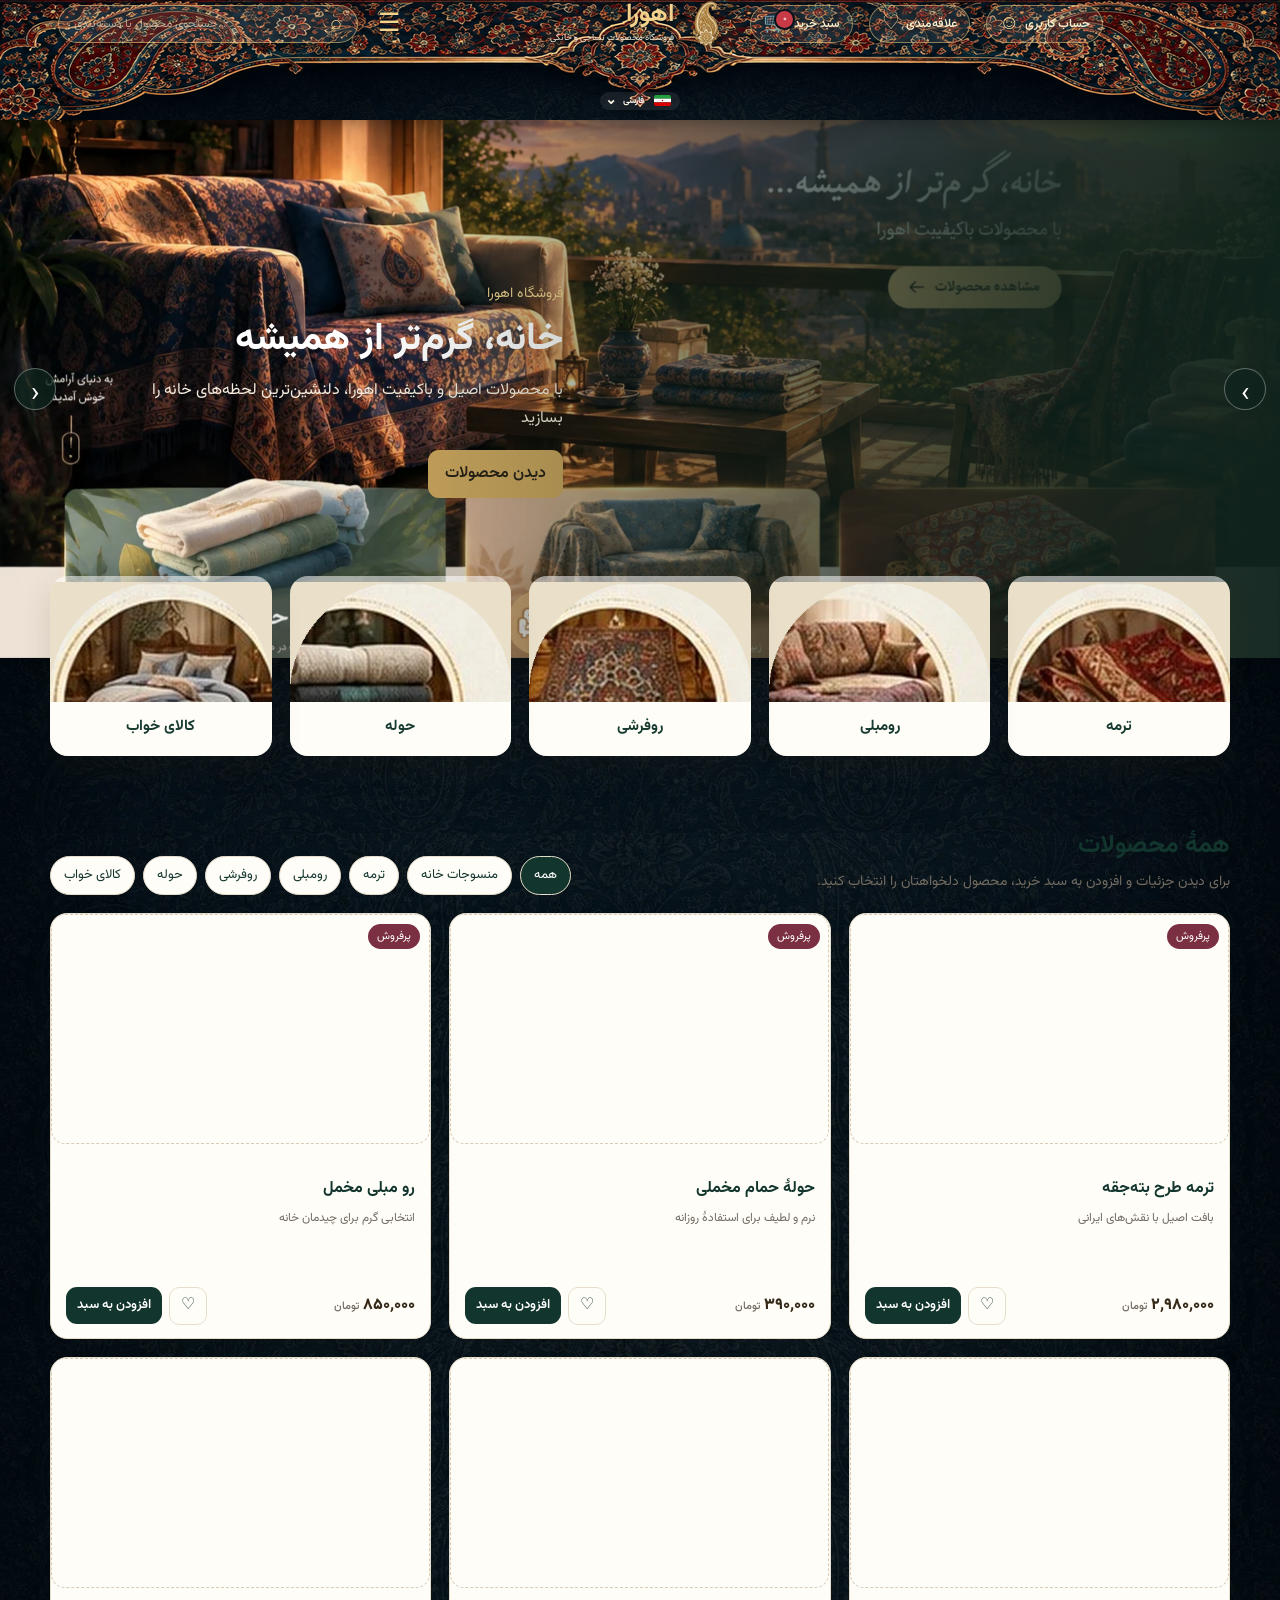
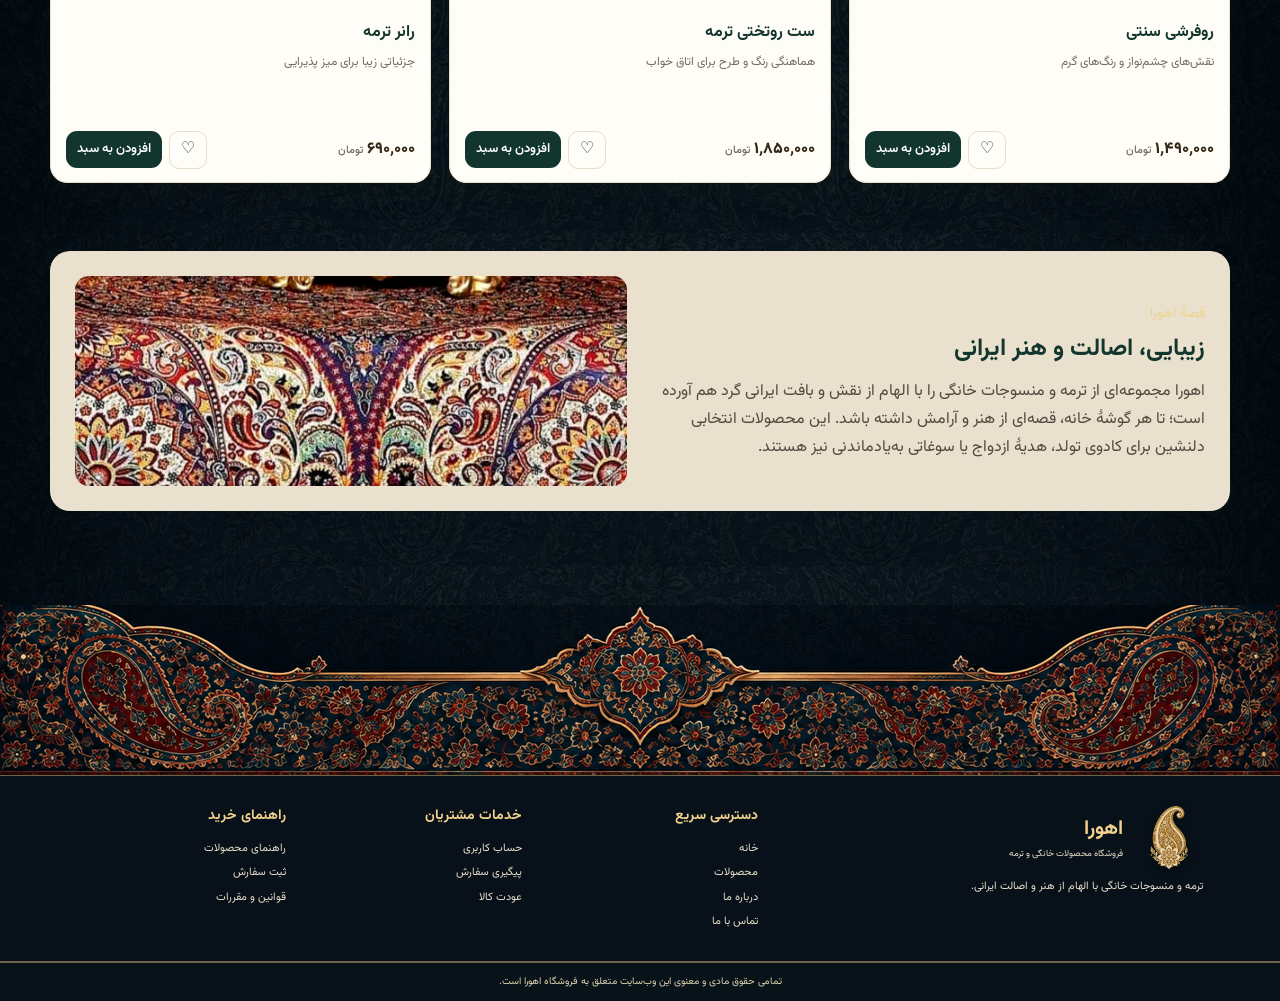
<file: index.html>
<!doctype html>
<html lang="fa" dir="rtl">
<head>
<meta charset="utf-8"><meta name="viewport" content="width=device-width,initial-scale=1">
<meta name="theme-color" content="#12352d"><meta name="description" content="خرید آنلاین ترمه، رومبلی، روفرشی، حوله و کالای خواب ایرانی از فروشگاه اهورا؛ محصولات اصیل، مناسب کادوی تولد و هدیهٔ به‌یادماندنی، با ارسال به سراسر ایران.">
<meta name="keywords" content="خرید ترمه، فروشگاه ترمه، رومبلی ترمه، روفرشی سنتی، حوله، کالای خواب ایرانی، کادو تولد، هدیه به یادماندنی، کادوی ازدواج، سوغات ایرانی، هدیه ترمه">
<link rel="canonical" href="https://mansojat-yazd.ir/"><link rel="alternate" hreflang="fa-IR" href="https://mansojat-yazd.ir/"><link rel="alternate" hreflang="ar" href="https://mansojat-yazd.ir/ar/">
<title>فروشگاه اهورا | خرید ترمه و منسوجات خانگی ایرانی</title><link rel="icon" type="image/webp" href="assets/ahura-logo.webp"><link rel="apple-touch-icon" href="assets/ahura-logo.webp"><meta property="og:image" content="assets/ahura-logo.webp"><meta name="twitter:card" content="summary_large_image"><meta name="twitter:image" content="assets/hero-yazd.webp"><link rel="stylesheet" href="assets/style.css"><link rel="stylesheet" href="assets/reference.css"><meta property="og:title" content="فروشگاه اهورا | ترمه و منسوجات خانگی"><meta property="og:description" content="زیبایی و اصالت هنر ایرانی در خانهٔ شما؛ انتخابی اصیل برای کادوی تولد و هدیهٔ به‌یادماندنی"><meta property="og:type" content="website">
<script type="application/ld+json">{"@context":"https://schema.org","@type":"Store","name":"فروشگاه اهورا","url":"https://mansojat-yazd.ir/","logo":"https://mansojat-yazd.ir/assets/ahura-logo.webp","image":["https://mansojat-yazd.ir/assets/hero-clean.webp","https://mansojat-yazd.ir/assets/product-photo-1.webp","https://mansojat-yazd.ir/assets/product-photo-2.webp","https://mansojat-yazd.ir/assets/product-photo-3.webp","https://mansojat-yazd.ir/assets/product-photo-4.webp","https://mansojat-yazd.ir/assets/product-photo-5.webp","https://mansojat-yazd.ir/assets/product-photo-6.webp"],"description":"فروشگاه ترمه و منسوجات خانگی ایرانی"}</script>
<script type="application/ld+json">{"@context":"https://schema.org","@type":"ItemList","name":"فهرست محصولات","itemListElement":[{"@type":"ListItem","position":1,"item":{"@type":"Product","name":"ترمه طرح بته‌جقه","description":"پارچه ترمه با نقش بته‌جقه"}},{"@type":"ListItem","position":2,"item":{"@type":"Product","name":"حولهٔ حمام مخملی","description":"حوله‌های حمام مخملی"}},{"@type":"ListItem","position":3,"item":{"@type":"Product","name":"رو مبلی مخمل","description":"رو مبلی مخمل با طرح ترمه"}},{"@type":"ListItem","position":4,"item":{"@type":"Product","name":"روفرشی سنتی","description":"روفرشی با طرح سنتی"}},{"@type":"ListItem","position":5,"item":{"@type":"Product","name":"ست روتختی ترمه","description":"ست روتختی ترمه"}},{"@type":"ListItem","position":6,"item":{"@type":"Product","name":"رانر ترمه","description":"رانر ترمه روی میز"}}]}</script>
</head>
<body data-lang="fa">
<header class="reference-header" aria-label="سربرگ فروشگاه اهورا">
  <div class="reference-header-frame reference-header-frame-top" aria-hidden="true"></div>
  <div class="reference-header-inner">
    <div class="reference-header-left">
      <a class="header-icon-link" href="account.html#cart" aria-label="سبد خرید"><span class="header-icon-glyph">🛒<span id="cartCount" class="count">۰</span></span><span class="header-icon-label">سبد خرید</span></a>
      <a class="header-icon-link" href="account.html#favorites" aria-label="علاقه‌مندی‌ها"><span class="header-icon-glyph">♡</span><span class="header-icon-label">علاقه‌مندی</span></a>
      <a class="header-icon-link" href="account.html" aria-label="حساب کاربری"><span class="header-icon-glyph">☺</span><span class="header-icon-label">حساب کاربری</span></a>
    </div>
    <a class="reference-brand" href="#home" aria-label="صفحه اصلی اهورا"><img src="assets/ahura-logo.webp" alt="لوگوی اهورا"><span><strong>اهورا</strong><small>فروشگاه محصولات نساجی و خانگی</small></span></a>
    <div class="reference-header-right">
      <form class="reference-search" id="searchForm" role="search"><input id="searchInput" aria-label="جستجوی محصولات" placeholder="جستجوی محصول…"><button aria-label="جستجو">⌕</button></form>
      <button class="header-menu-button" id="headerMenuButton" type="button" aria-label="باز کردن منو" aria-expanded="false">☰</button>
    </div>
    <div class="language-switcher reference-language-switcher" aria-label="انتخاب زبان"><button class="language-trigger reference-language-trigger" type="button" aria-haspopup="true" aria-expanded="false"><img class="flag-icon" src="assets/flag-iran.svg" alt="پرچم ایران"><span>فارسی</span><span class="language-chevron" aria-hidden="true">⌄</span></button><div class="language-menu" role="menu"><a href="index.html" role="menuitem" lang="fa"><img class="flag-icon" src="assets/flag-iran.svg" alt="پرچم ایران"> فارسی</a><a href="ar/index.html" role="menuitem" lang="ar"><img class="flag-icon" src="assets/flag-saudi.svg" alt="پرچم عربستان"> العربية</a></div></div>
    <nav class="reference-nav" id="referenceNav" aria-label="منوی اصلی"><a href="#home">خانه</a><a href="#categories">دسته‌بندی‌ها</a><a href="#products">محصولات</a><a href="#about">درباره ما</a><a href="blog.html">وبلاگ</a></nav>
  </div>
  <div class="reference-header-frame reference-header-frame-bottom" aria-hidden="true"></div>
</header>
<main id="home" class="container">
<section class="hero hero-slider" id="heroSlider" aria-label="بنرهای فروشگاه"><div id="heroSlides"></div><button class="hero-arrow hero-prev" id="heroPrev" type="button" aria-label="بنر قبلی">‹</button><button class="hero-arrow hero-next" id="heroNext" type="button" aria-label="بنر بعدی">›</button><div class="hero-dots" id="heroDots" aria-label="انتخاب بنر"></div></section><div id="siteAnnouncement" class="site-announcement" hidden></div>
<section class="section" id="categories"><div class="section-head"><div><h2>دسته‌بندی محصولات</h2><p>آنچه خانه‌تان را گرم‌تر و زیباتر می‌کند</p></div></div><div class="category-grid">
<a class="category-card" href="#products" data-category-link="termeh"><span class="category-icon">✺</span><strong>ترمه</strong></a><a class="category-card" href="#products" data-category-link="upholstery"><span class="category-icon">▤</span><strong>رومبلی</strong></a><a class="category-card" href="#products" data-category-link="carpet"><span class="category-icon">▧</span><strong>روفرشی</strong></a><a class="category-card" href="#products" data-category-link="towel"><span class="category-icon">▦</span><strong>حوله</strong></a><a class="category-card" href="#products" data-category-link="bedding"><span class="category-icon">⌂</span><strong>کالای خواب</strong></a></div></section>

<section class="section" id="products"><div class="section-head"><div><h2>همهٔ محصولات</h2><p>برای دیدن جزئیات و افزودن به سبد خرید، محصول دلخواهتان را انتخاب کنید.</p></div><div class="chips" aria-label="فیلتر محصولات"><button class="chip active" data-filter="all">همه</button><button class="chip" data-filter="termeh">ترمه</button><button class="chip" data-filter="home">منسوجات خانه</button></div></div><div class="products-grid" id="productGrid">
<article class="product" id="product-termeh" data-product="termeh" data-category="termeh" data-best="true"><span class="badge">پرفروش</span><a href="#product-termeh"><img class="product-photo" src="assets/product-photo-1.webp" alt="پارچهٔ ترمه با نقش بته‌جقه" width="195" height="118" loading="lazy"><div class="product-content"><h3>ترمه طرح بته‌جقه</h3><p class="product-desc">بافت اصیل با نقش‌های ایرانی</p></div></a><div class="product-content product-bottom"><span class="price">۲٬۹۸۰٬۰۰۰ <small>تومان</small></span><div class="product-actions"><button class="icon-btn favorite" data-favorite="termeh" aria-label="علاقه‌مندی">♡</button><button class="btn small add-cart" data-id="termeh">افزودن به سبد</button></div></div></article>
<article class="product" id="product-towel" data-product="towel" data-category="towel"><a href="#product-towel"><img class="product-photo" src="assets/product-photo-2.webp" alt="حوله‌های حمام مخملی" width="195" height="118" loading="lazy"><div class="product-content"><h3>حولهٔ حمام مخملی</h3><p class="product-desc">نرم و لطیف برای استفادهٔ روزانه</p></div></a><div class="product-content product-bottom"><span class="price">۳۹۰٬۰۰۰ <small>تومان</small></span><div class="product-actions"><button class="icon-btn favorite" data-favorite="towel" aria-label="علاقه‌مندی">♡</button><button class="btn small add-cart" data-id="towel">افزودن به سبد</button></div></div></article>
<article class="product" id="product-upholstery" data-product="upholstery" data-category="upholstery" data-best="true"><a href="#product-upholstery"><img class="product-photo" src="assets/product-photo-3.webp" alt="رو مبلی مخمل با طرح ترمه" width="195" height="118" loading="lazy"><div class="product-content"><h3>رو مبلی مخمل</h3><p class="product-desc">انتخابی گرم برای چیدمان خانه</p></div></a><div class="product-content product-bottom"><span class="price">۸۵۰٬۰۰۰ <small>تومان</small></span><div class="product-actions"><button class="icon-btn favorite" data-favorite="upholstery" aria-label="علاقه‌مندی">♡</button><button class="btn small add-cart" data-id="upholstery">افزودن به سبد</button></div></div></article>
<article class="product" id="product-carpet" data-product="carpet" data-category="carpet"><a href="#product-carpet"><img class="product-photo" src="assets/product-photo-4.webp" alt="روفرشی با طرح سنتی" width="195" height="118" loading="lazy"><div class="product-content"><h3>روفرشی سنتی</h3><p class="product-desc">نقش‌های چشم‌نواز و رنگ‌های گرم</p></div></a><div class="product-content product-bottom"><span class="price">۱٬۴۹۰٬۰۰۰ <small>تومان</small></span><div class="product-actions"><button class="icon-btn favorite" data-favorite="carpet" aria-label="علاقه‌مندی">♡</button><button class="btn small add-cart" data-id="carpet">افزودن به سبد</button></div></div></article>
<article class="product" id="product-bedding" data-product="bedding" data-category="bedding"><a href="#product-bedding"><img class="product-photo" src="assets/product-photo-5.webp" alt="ست روتختی ترمه" width="195" height="118" loading="lazy"><div class="product-content"><h3>ست روتختی ترمه</h3><p class="product-desc">هماهنگی رنگ و طرح برای اتاق خواب</p></div></a><div class="product-content product-bottom"><span class="price">۱٬۸۵۰٬۰۰۰ <small>تومان</small></span><div class="product-actions"><button class="icon-btn favorite" data-favorite="bedding" aria-label="علاقه‌مندی">♡</button><button class="btn small add-cart" data-id="bedding">افزودن به سبد</button></div></div></article>
<article class="product" id="product-runner" data-product="runner" data-category="runner"><a href="#product-runner"><img class="product-photo" src="assets/product-photo-6.webp" alt="رانر ترمه روی میز" width="195" height="118" loading="lazy"><div class="product-content"><h3>رانر ترمه</h3><p class="product-desc">جزئیاتی زیبا برای میز پذیرایی</p></div></a><div class="product-content product-bottom"><span class="price">۶۹۰٬۰۰۰ <small>تومان</small></span><div class="product-actions"><button class="icon-btn favorite" data-favorite="runner" aria-label="علاقه‌مندی">♡</button><button class="btn small add-cart" data-id="runner">افزودن به سبد</button></div></div></article>
</div><p id="noResults" class="empty-state" hidden>محصولی با این جستجو پیدا نشد.</p></section>

<section class="section" id="about"><div class="about-box"><div><span class="eyebrow">قصهٔ اهورا</span><h2>زیبایی، اصالت و هنر ایرانی</h2><p>اهورا مجموعه‌ای از ترمه و منسوجات خانگی را با الهام از نقش و بافت ایرانی گرد هم آورده است؛ تا هر گوشهٔ خانه، قصه‌ای از هنر و آرامش داشته باشد. این محصولات انتخابی دلنشین برای کادوی تولد، هدیهٔ ازدواج یا سوغاتی به‌یادماندنی نیز هستند.</p></div><img src="assets/termeh-reference.webp" alt="نقش و بافت اصیل پارچهٔ ترمه" loading="lazy"></div></section>
</main>
<footer id="contact" class="reference-footer"><div class="footer-clean"><div><a class="footer-brand" href="#home"><img src="assets/ahura-logo.webp" alt="لوگوی اهورا"><span><strong>اهورا</strong><small>فروشگاه محصولات خانگی و ترمه</small></span></a><p>ترمه و منسوجات خانگی با الهام از هنر و اصالت ایرانی.</p><div id="siteSocialLinks" class="blog-social-links"></div></div><div><h3>دسترسی سریع</h3><a href="#home">خانه</a><a href="#products">محصولات</a><a href="#about">درباره ما</a><a href="#contact">تماس با ما</a></div><div><h3>خدمات مشتریان</h3><a href="account.html">حساب کاربری</a><a href="account.html#orders">پیگیری سفارش</a><a href="account.html#wallet">عودت کالا</a></div><div><h3>راهنمای خرید</h3><a href="#products">راهنمای محصولات</a><a href="account.html#cart">ثبت سفارش</a><a href="account.html#wallet">قوانین و مقررات</a></div></div><div class="gold-line">تمامی حقوق مادی و معنوی این وب‌سایت متعلق به فروشگاه اهورا است.</div></footer>
<div id="genericModal"></div><div id="toast" class="toast" role="status" aria-live="polite"></div><script type="module" src="assets/app.js"></script>
</body></html>
</file>
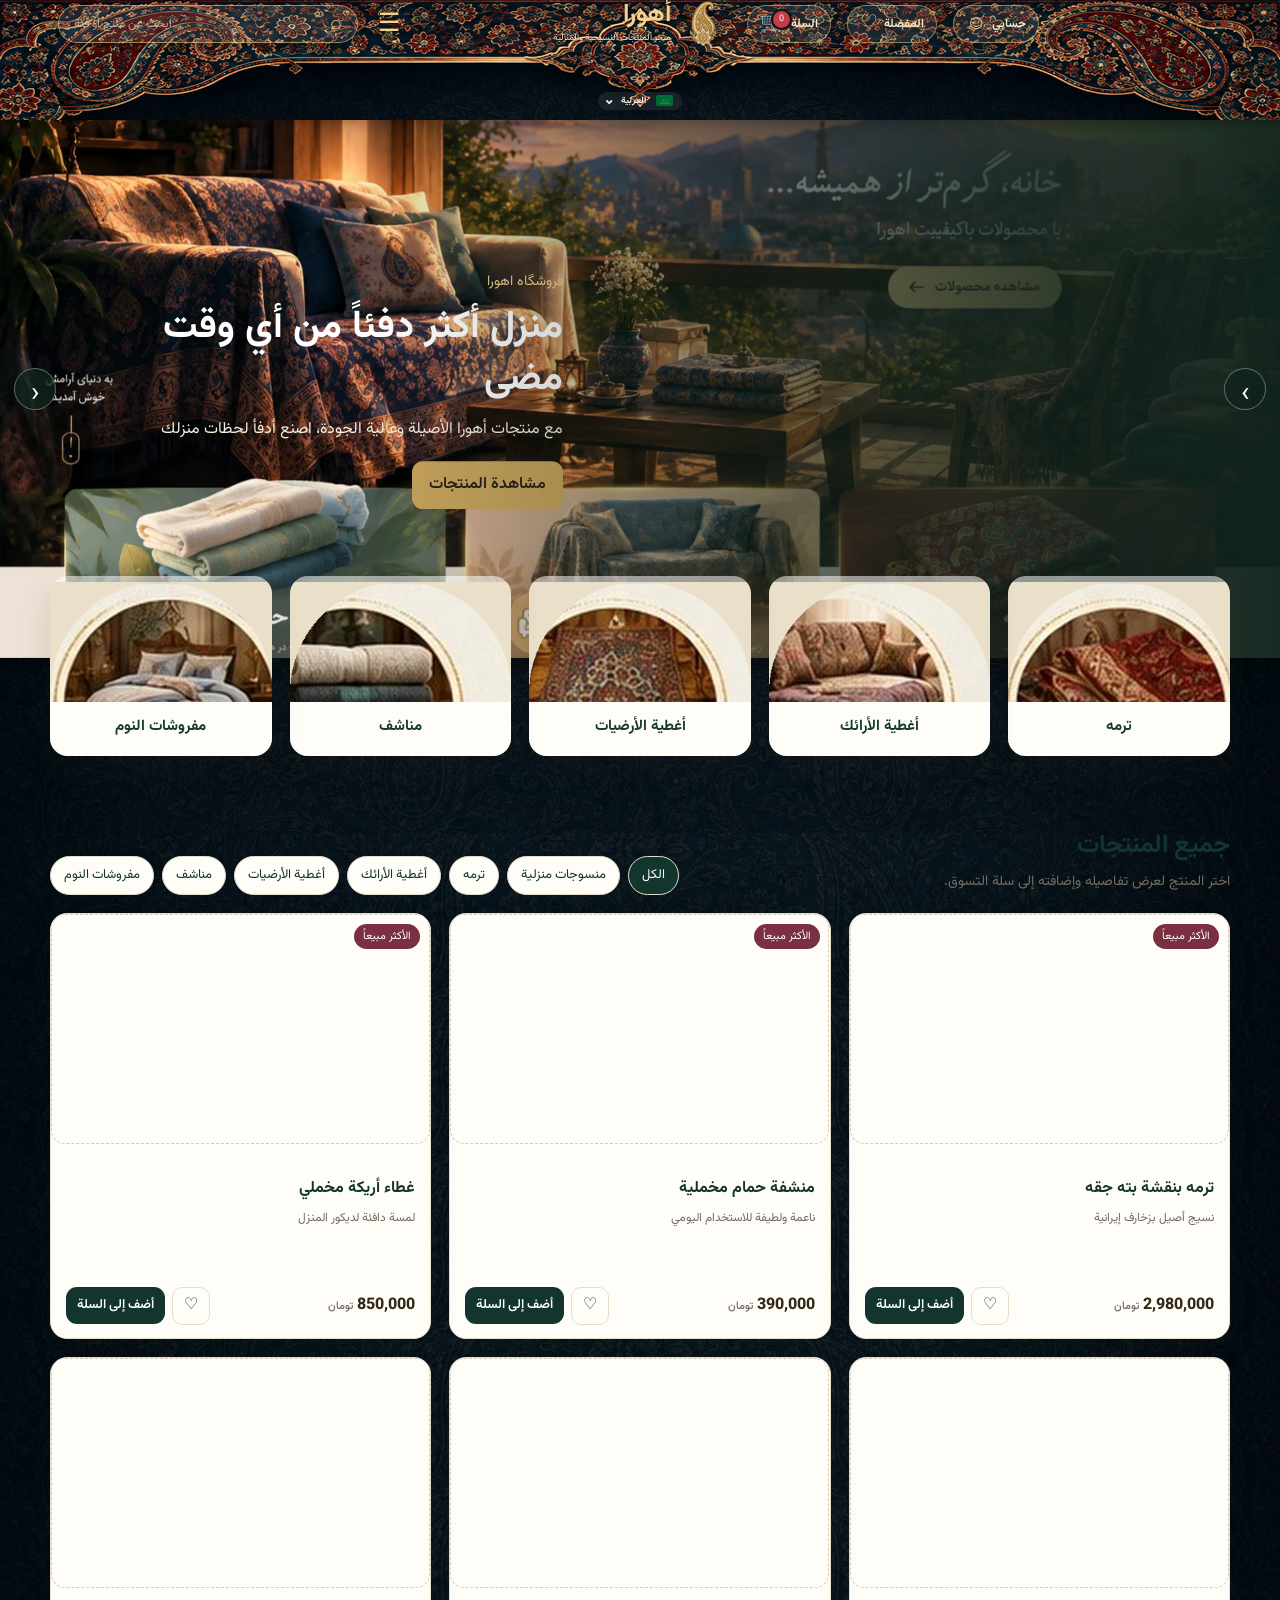
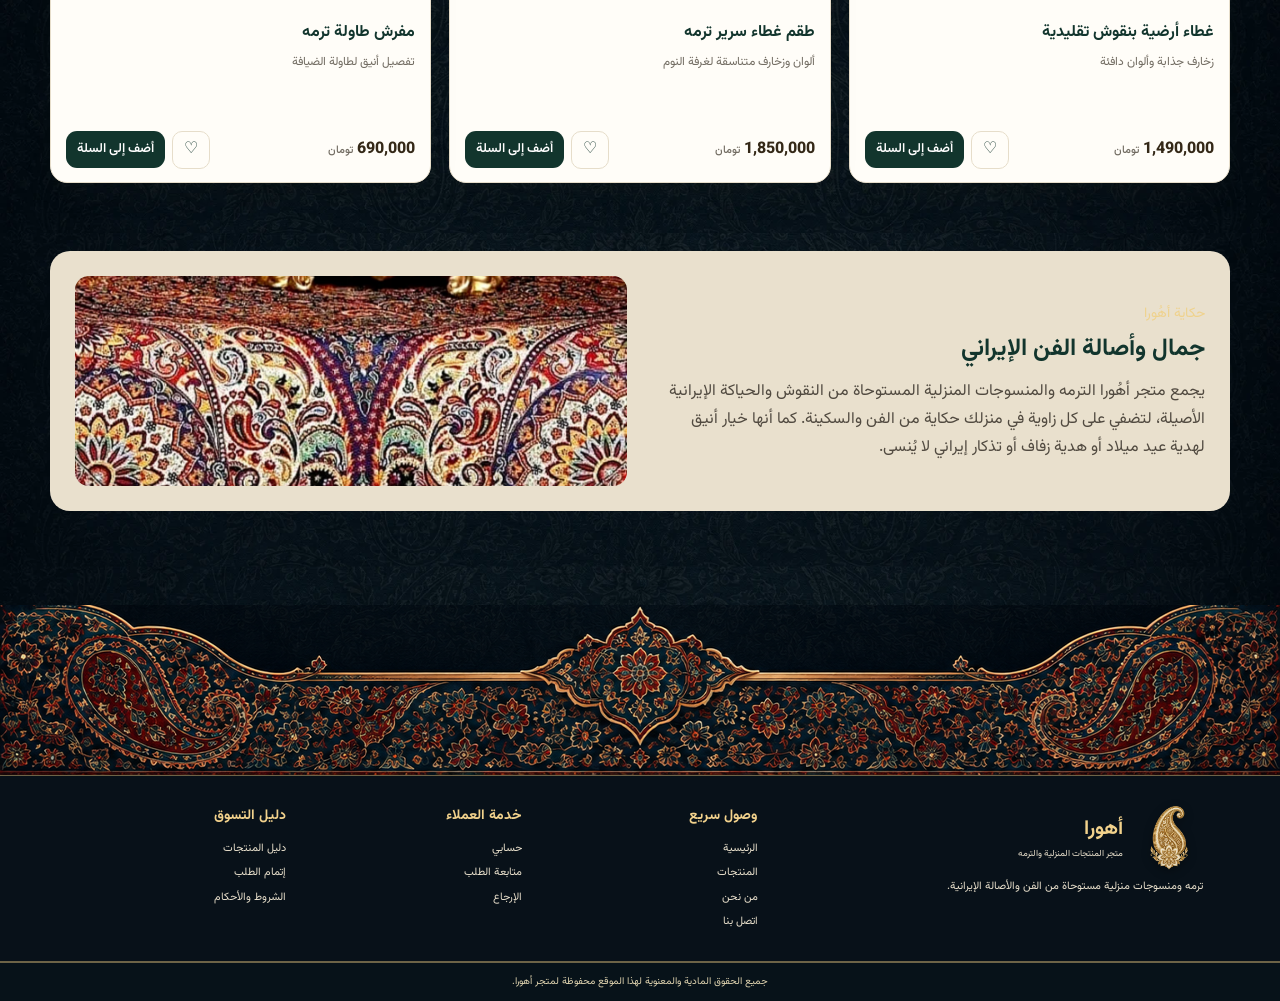
<file: ar/index.html>
<!doctype html><html lang="ar" dir="rtl"><head><meta charset="utf-8"><meta name="viewport" content="width=device-width,initial-scale=1"><meta name="theme-color" content="#12352d"><meta name="description" content="تسوق الترمه والمنسوجات المنزلية الإيرانية من متجر أهورا. أغطية الأرائك، أغطية الأرضيات، المناشف ومفروشات النوم بتصاميم أصيلة، خيار مثالي لهدية عيد ميلاد أو تذكار لا يُنسى."><meta name="keywords" content="شراء ترمه، متجر ترمه، منسوجات منزلية إيرانية، غطاء أريكة، منشفة، غطاء سرير، هدية عيد ميلاد، هدية تذكارية، هدية زفاف، تذكار إيراني"><link rel="canonical" href="https://mansojat-yazd.ir/ar/"><link rel="alternate" hreflang="fa-IR" href="https://mansojat-yazd.ir/"><link rel="alternate" hreflang="ar" href="https://mansojat-yazd.ir/ar/"><title>متجر أهورا | ترمه ومنسوجات منزلية إيرانية</title><link rel="icon" type="image/webp" href="../assets/ahura-logo.webp"><link rel="apple-touch-icon" href="../assets/ahura-logo.webp"><meta property="og:image" content="../assets/ahura-logo.webp"><meta name="twitter:card" content="summary_large_image"><meta name="twitter:image" content="../assets/hero-yazd.webp"><link rel="stylesheet" href="../assets/style.css"><link rel="stylesheet" href="../assets/reference.css"><meta property="og:title" content="متجر أهورا | ترمه ومنسوجات منزلية"><meta property="og:description" content="جمال وأصالة الفن الإيراني في منزلك؛ خيار أصيل لهدية عيد ميلاد وتذكار لا يُنسى"><meta property="og:type" content="website"><meta property="og:locale" content="ar_AR"><meta property="og:locale:alternate" content="fa_IR"><script type="application/ld+json">{"@context":"https://schema.org","@type":"Store","name":"متجر أهورا","url":"https://mansojat-yazd.ir/ar/","logo":"https://mansojat-yazd.ir/assets/ahura-logo.webp","image":["https://mansojat-yazd.ir/assets/hero-clean.webp","https://mansojat-yazd.ir/assets/product-photo-1.webp","https://mansojat-yazd.ir/assets/product-photo-2.webp","https://mansojat-yazd.ir/assets/product-photo-3.webp","https://mansojat-yazd.ir/assets/product-photo-4.webp","https://mansojat-yazd.ir/assets/product-photo-5.webp","https://mansojat-yazd.ir/assets/product-photo-6.webp"],"description":"متجر الترمه والمنسوجات المنزلية الإيرانية"}</script>
<script type="application/ld+json">{"@context":"https://schema.org","@type":"ItemList","name":"قائمة المنتجات","itemListElement":[{"@type":"ListItem","position":1,"item":{"@type":"Product","name":"ترمه بنقشة بته جقه","description":"قماش ترمه بنقوش إيرانية"}},{"@type":"ListItem","position":2,"item":{"@type":"Product","name":"منشفة حمام مخملية","description":"مناشف حمام ناعمة"}},{"@type":"ListItem","position":3,"item":{"@type":"Product","name":"غطاء أريكة مخملي","description":"أريكة مغطاة بقماش ترمه"}},{"@type":"ListItem","position":4,"item":{"@type":"Product","name":"غطاء أرضية تقليدي","description":"غطاء أرضية بزخارف تقليدية"}},{"@type":"ListItem","position":5,"item":{"@type":"Product","name":"طقم غطاء سرير ترمه","description":"طقم غطاء سرير ترمه"}},{"@type":"ListItem","position":6,"item":{"@type":"Product","name":"مفرش طاولة ترمه","description":"مفرش طاولة ترمه"}}]}</script></head><body data-lang="ar">
<header class="reference-header" aria-label="رأس متجر أهورا">
  <div class="reference-header-frame reference-header-frame-top" aria-hidden="true"></div>
  <div class="reference-header-inner">
    <div class="reference-header-left">
      <a class="header-icon-link" href="account.html#cart" aria-label="السلة"><span class="header-icon-glyph">🛒<span id="cartCount" class="count">٠</span></span><span class="header-icon-label">السلة</span></a>
      <a class="header-icon-link" href="account.html#favorites" aria-label="المفضلة"><span class="header-icon-glyph">♡</span><span class="header-icon-label">المفضلة</span></a>
      <a class="header-icon-link" href="account.html" aria-label="حسابي"><span class="header-icon-glyph">☺</span><span class="header-icon-label">حسابي</span></a>
    </div>
    <a class="reference-brand" href="#home" aria-label="الصفحة الرئيسية لأهورا"><img src="../assets/ahura-logo.webp" alt="شعار أهورا"><span><strong>أهورا</strong><small>متجر المنتجات النسيجية والمنزلية</small></span></a>
    <div class="reference-header-right">
      <form class="reference-search" id="searchForm" role="search"><input id="searchInput" aria-label="البحث عن المنتجات" placeholder="ابحث عن منتج…"><button aria-label="بحث">⌕</button></form>
      <button class="header-menu-button" id="headerMenuButton" type="button" aria-label="فتح القائمة" aria-expanded="false">☰</button>
    </div>
    <div class="language-switcher reference-language-switcher" aria-label="اختيار اللغة"><button class="language-trigger reference-language-trigger" type="button" aria-haspopup="true" aria-expanded="false"><img class="flag-icon" src="../assets/flag-saudi.svg" alt="علم السعودية"><span>العربية</span><span class="language-chevron" aria-hidden="true">⌄</span></button><div class="language-menu" role="menu"><a href="../index.html" role="menuitem" lang="fa"><img class="flag-icon" src="../assets/flag-iran.svg" alt="پرچم ایران"> فارسی</a><a href="index.html" role="menuitem" lang="ar"><img class="flag-icon" src="../assets/flag-saudi.svg" alt="علم السعودية"> العربية</a></div></div>
    <nav class="reference-nav" id="referenceNav" aria-label="القائمة الرئيسية"><a href="#home">الرئيسية</a><a href="#categories">الفئات</a><a href="#products">المنتجات</a><a href="#about">من نحن</a><a href="blog.html">المدونة</a></nav>
  </div>
  <div class="reference-header-frame reference-header-frame-bottom" aria-hidden="true"></div>
</header>
<main id="home" class="container"><section class="hero hero-slider" id="heroSlider" aria-label="بنرات المتجر"><div id="heroSlides"></div><button class="hero-arrow hero-prev" id="heroPrev" type="button" aria-label="البنر السابق">‹</button><button class="hero-arrow hero-next" id="heroNext" type="button" aria-label="البنر التالي">›</button><div class="hero-dots" id="heroDots" aria-label="اختيار البنر"></div></section><div id="siteAnnouncement" class="site-announcement" hidden></div>
<section class="section" id="categories"><div class="section-head"><div><h2>فئات المنتجات</h2><p>تفاصيل تضفي الدفء والجمال على منزلك</p></div></div><div class="category-grid"><a class="category-card" href="#products" data-category-link="termeh"><span class="category-icon">✺</span><strong>ترمه</strong></a><a class="category-card" href="#products" data-category-link="upholstery"><span class="category-icon">▤</span><strong>أغطية الأرائك</strong></a><a class="category-card" href="#products" data-category-link="carpet"><span class="category-icon">▧</span><strong>أغطية الأرضيات</strong></a><a class="category-card" href="#products" data-category-link="towel"><span class="category-icon">▦</span><strong>مناشف</strong></a><a class="category-card" href="#products" data-category-link="bedding"><span class="category-icon">⌂</span><strong>مفروشات النوم</strong></a></div></section>

<section class="section" id="products"><div class="section-head"><div><h2>جميع المنتجات</h2><p>اختر المنتج لعرض تفاصيله وإضافته إلى سلة التسوق.</p></div><div class="chips" aria-label="تصفية المنتجات"><button class="chip active" data-filter="all">الكل</button><button class="chip" data-filter="termeh">ترمه</button><button class="chip" data-filter="home">منسوجات منزلية</button></div></div><div class="products-grid" id="productGrid">
<article class="product" data-product="termeh" data-category="termeh" data-best="true"><a href="#product-termeh"><div class="product-content"><h3>ترمه بنقشة بته جقه</h3><p class="product-desc">نسيج أصيل بزخارف إيرانية</p></div></a><div class="product-content product-bottom"><span class="price">۲٬۹۸۰٬۰۰۰ <small>تومان</small></span><button class="btn small add-cart" data-id="termeh">أضف إلى السلة</button></div></article>
<article class="product" data-product="towel" data-category="towel" data-best="true"><a href="#product-towel"><div class="product-content"><h3>منشفة حمام مخملية</h3></div></a><div class="product-content product-bottom"><span class="price">۳۹۰٬۰۰۰ <small>تومان</small></span><button class="btn small add-cart" data-id="towel">أضف إلى السلة</button></div></article>
<article class="product" data-product="upholstery" data-category="upholstery" data-best="true"><a href="#product-upholstery"><div class="product-content"><h3>غطاء أريكة مخملي</h3></div></a><div class="product-content product-bottom"><span class="price">۸۵۰٬۰۰۰ <small>تومان</small></span><button class="btn small add-cart" data-id="upholstery">أضف إلى السلة</button></div></article>
<article class="product" data-product="carpet" data-category="carpet"><a href="#product-carpet"><div class="product-content"><h3>غطاء أرضية تقليدي</h3></div></a><div class="product-content product-bottom"><span class="price">۱٬۴۹۰٬۰۰۰ <small>تومان</small></span><button class="btn small add-cart" data-id="carpet">أضف إلى السلة</button></div></article>
<article class="product" data-product="bedding" data-category="bedding"><a href="#product-bedding"><div class="product-content"><h3>طقم غطاء سرير ترمه</h3></div></a><div class="product-content product-bottom"><span class="price">۱٬۸۵۰٬۰۰۰ <small>تومان</small></span><button class="btn small add-cart" data-id="bedding">أضف إلى السلة</button></div></article>
<article class="product" data-product="runner" data-category="runner"><a href="#product-runner"><div class="product-content"><h3>مفرش طاولة ترمه</h3></div></a><div class="product-content product-bottom"><span class="price">۶۹۰٬۰۰۰ <small>تومان</small></span><button class="btn small add-cart" data-id="runner">أضف إلى السلة</button></div></article>
</div><p id="noResults" class="empty-state" hidden>لم يتم العثور على منتجات مطابقة.</p></section>
<section class="section" id="about"><div class="about-box"><div><span class="eyebrow">حكاية أهُورا</span><h2>جمال وأصالة الفن الإيراني</h2><p>يجمع متجر أهُورا الترمه والمنسوجات المنزلية المستوحاة من النقوش والحياكة الإيرانية الأصيلة، لتضفي على كل زاوية في منزلك حكاية من الفن والسكينة. كما أنها خيار أنيق لهدية عيد ميلاد أو هدية زفاف أو تذكار إيراني لا يُنسى.</p></div><img src="../assets/termeh-reference.webp" alt="نقوش ونسيج قماش الترمه الأصيل" loading="lazy"></div></section></main>
<footer id="contact" class="reference-footer"><div class="footer-clean"><div><a class="footer-brand" href="#home"><img src="../assets/ahura-logo.webp" alt="شعار أهورا"><span><strong>أهورا</strong><small>متجر المنتجات المنزلية والترمه</small></span></a><p>ترمه ومنسوجات منزلية مستوحاة من الفن والأصالة الإيرانية.</p><div id="siteSocialLinks" class="blog-social-links"></div></div><div><h3>وصول سريع</h3><a href="#home">الرئيسية</a><a href="#products">المنتجات</a><a href="#about">من نحن</a><a href="#contact">اتصل بنا</a></div><div><h3>خدمة العملاء</h3><a href="account.html">حسابي</a><a href="account.html#orders">متابعة الطلب</a><a href="account.html#wallet">الإرجاع</a></div><div><h3>دليل التسوق</h3><a href="#products">دليل المنتجات</a><a href="account.html#cart">إتمام الطلب</a><a href="account.html#wallet">الشروط والأحكام</a></div></div><div class="gold-line">جميع الحقوق المادية والمعنوية لهذا الموقع محفوظة لمتجر أهورا.</div></footer><div id="genericModal"></div><div id="toast" class="toast" role="status" aria-live="polite"></div><script type="module" src="../assets/app.js"></script></body></html>
</file>
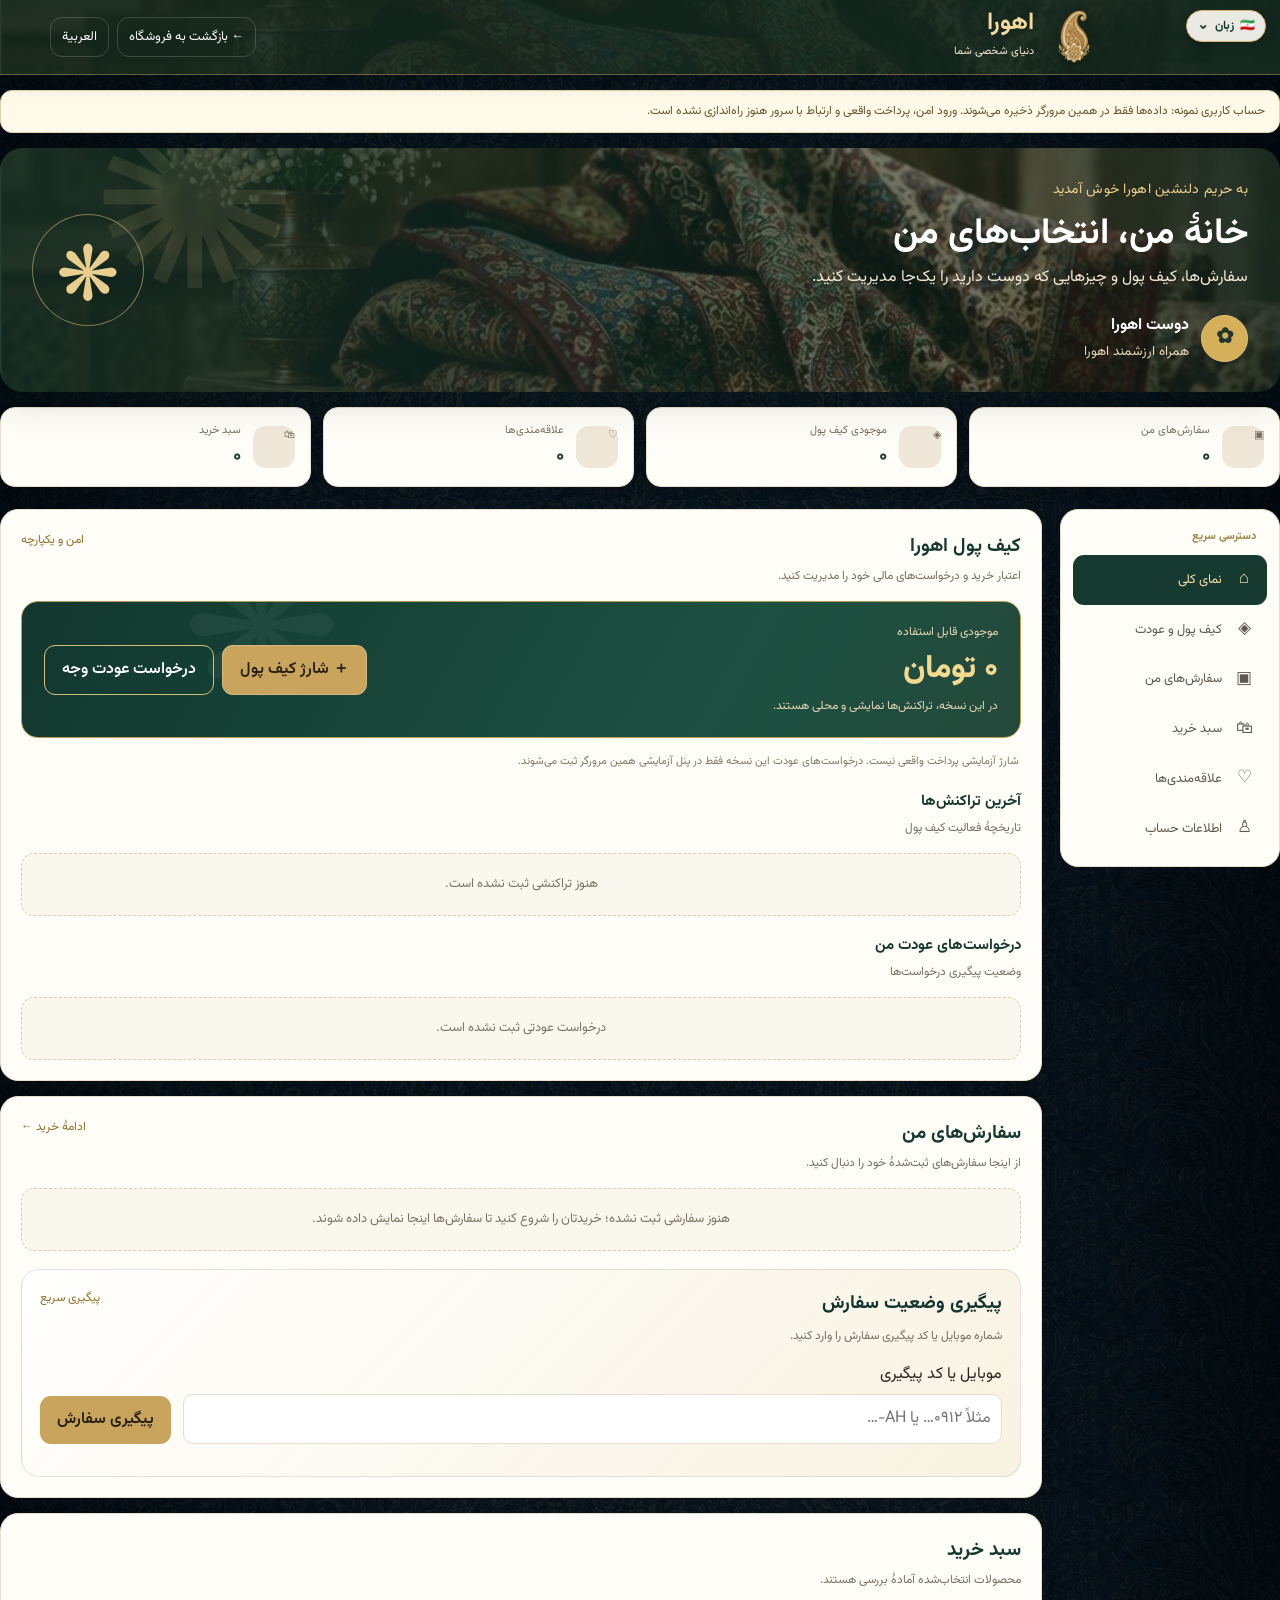
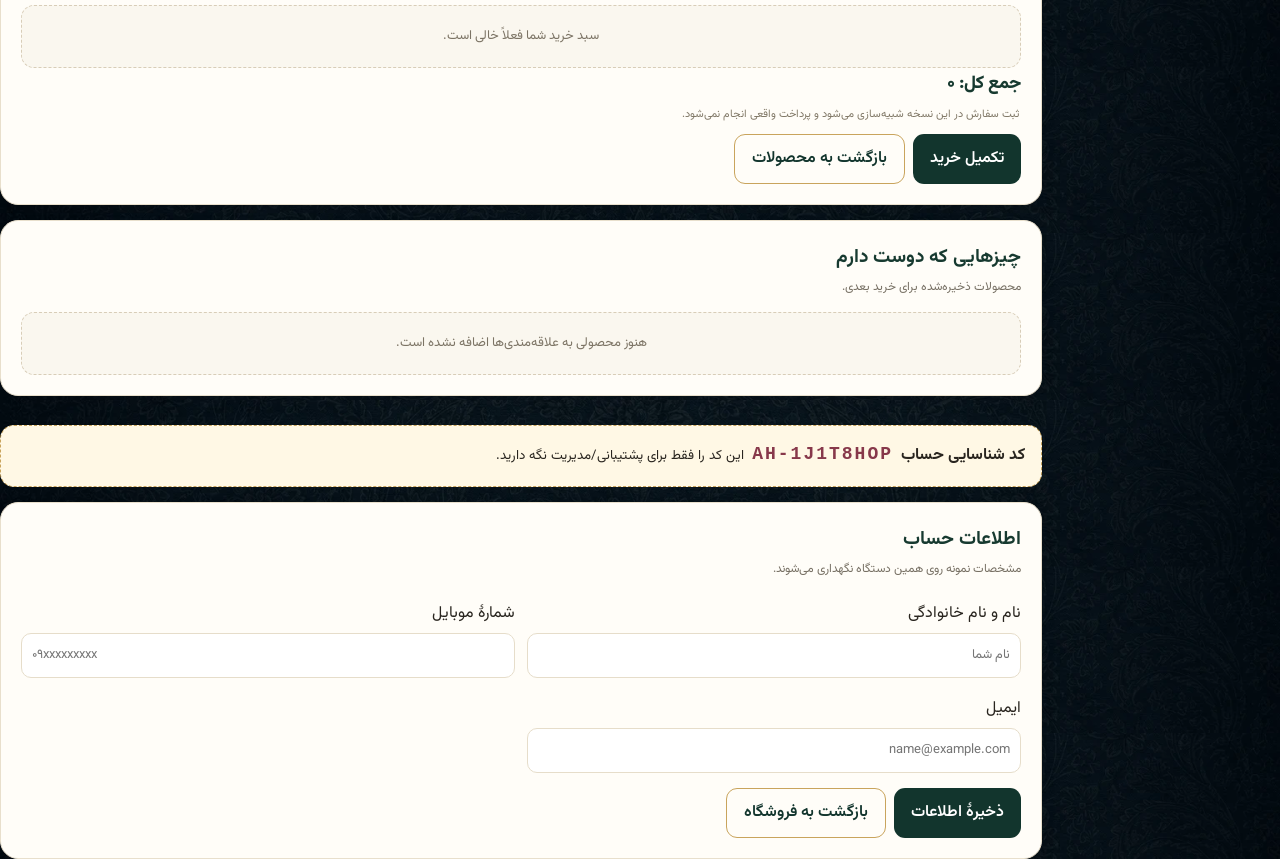
<file: account.html>
<!doctype html><html lang="fa" dir="rtl"><head><meta charset="utf-8"><meta name="viewport" content="width=device-width,initial-scale=1"><meta name="description" content="حساب کاربری اهورا؛ مدیریت سفارش‌ها، کیف پول و علاقه‌مندی‌ها."><meta name="robots" content="noindex,follow"><title>حساب کاربری | اهورا</title><link rel="stylesheet" href="assets/style.css"><link rel="stylesheet" href="assets/reference.css"><link rel="stylesheet" href="assets/account.css"></head><body class="account-page-body" data-lang="fa">
<header class="site-header account-topbar"><div class="container head-main"><a class="brand" href="index.html"><img class="brand-logo" src="assets/ahura-logo.webp" alt="لوگوی اهورا"><span><strong>اهورا</strong><small>دنیای شخصی شما</small></span></a><div class="head-actions"><a href="index.html">← بازگشت به فروشگاه</a><a href="ar/account.html" lang="ar">العربية</a></div><div class="language-switcher" aria-label="انتخاب زبان"><button class="language-trigger" type="button" aria-haspopup="true" aria-expanded="false"><span aria-hidden="true">🇮🇷</span><span>زبان</span><span class="language-chevron" aria-hidden="true">⌄</span></button><div class="language-menu" role="menu"><a href="index.html" role="menuitem" lang="fa"><span aria-hidden="true">🇮🇷</span> فارسی</a><a href="ar/account.html" role="menuitem" lang="ar"><span aria-hidden="true">🇸🇦</span> العربية</a></div></div></div></header>
<main class="container account-main">
<div class="account-demo-note">حساب کاربری نمونه: داده‌ها فقط در همین مرورگر ذخیره می‌شوند. ورود امن، پرداخت واقعی و ارتباط با سرور هنوز راه‌اندازی نشده است.</div>
<section class="account-hero" id="overview"><div class="account-hero-copy"><span class="eyebrow">به حریم دلنشین اهورا خوش آمدید</span><h1>خانهٔ من، انتخاب‌های من</h1><p>سفارش‌ها، کیف پول و چیزهایی که دوست دارید را یک‌جا مدیریت کنید.</p><div class="account-hero-profile"><span class="account-avatar">✿</span><div><strong id="accountDisplayName">دوست اهورا</strong><small id="accountPhoneLabel">همراه ارزشمند اهورا</small></div></div></div><div class="account-hero-mark" aria-hidden="true">❋</div></section>
<div class="account-stats"><div class="account-stat"><span class="account-stat-icon">▣</span><div><span>سفارش‌های من</span><strong id="ordersCount">۰</strong></div></div><div class="account-stat"><span class="account-stat-icon">◈</span><div><span>موجودی کیف پول</span><strong id="walletStat">۰</strong></div></div><div class="account-stat"><span class="account-stat-icon">♡</span><div><span>علاقه‌مندی‌ها</span><strong id="favoritesCount">۰</strong></div></div><div class="account-stat"><span class="account-stat-icon">🛍</span><div><span>سبد خرید</span><strong id="cartStat">۰</strong></div></div></div>
<div class="account-layout"><nav class="account-menu" aria-label="بخش‌های حساب"><div class="account-menu-title">دسترسی سریع</div><a class="active" href="#overview"><span>⌂</span>نمای کلی</a><a href="#wallet"><span>◈</span>کیف پول و عودت</a><a href="#orders"><span>▣</span>سفارش‌های من</a><a href="#cart"><span>🛍</span>سبد خرید</a><a href="#favorites"><span>♡</span>علاقه‌مندی‌ها</a><a href="#profile"><span>♙</span>اطلاعات حساب</a></nav>
<div class="account-content">
<section class="account-section" id="wallet"><div class="account-section-head"><div><h2>کیف پول اهورا</h2><p>اعتبار خرید و درخواست‌های مالی خود را مدیریت کنید.</p></div><span class="account-link">امن و یکپارچه</span></div><div class="wallet-card"><div class="wallet-info"><div class="wallet-label">موجودی قابل استفاده</div><div class="wallet-total"><span id="walletBalance">۰ تومان</span></div><div class="wallet-label">در این نسخه، تراکنش‌ها نمایشی و محلی هستند.</div></div><div class="wallet-actions"><button id="chargeWallet" class="btn gold">＋ شارژ کیف پول</button><button id="requestRefund" class="btn outline">درخواست عودت وجه</button></div></div><p class="account-inline-note">شارژ آزمایشی پرداخت واقعی نیست. درخواست‌های عودت این نسخه فقط در پنل آزمایشی همین مرورگر ثبت می‌شوند.</p><div class="account-section-head" style="margin-top:17px"><div><h2 style="font-size:15px">آخرین تراکنش‌ها</h2><p>تاریخچهٔ فعالیت کیف پول</p></div></div><div id="walletTransactions" class="account-item-list"></div><div class="account-section-head" style="margin-top:17px"><div><h2 style="font-size:15px">درخواست‌های عودت من</h2><p>وضعیت پیگیری درخواست‌ها</p></div></div><div id="refundHistory" class="account-item-list"></div></section>
<section class="account-section" id="orders"><div class="account-section-head"><div><h2>سفارش‌های من</h2><p>از اینجا سفارش‌های ثبت‌شدهٔ خود را دنبال کنید.</p></div><a class="account-link" href="index.html#products">ادامهٔ خرید ←</a></div><div id="orderHistory" class="account-item-list"></div><section class="order-tracking-card"><div class="account-section-head"><div><h3>پیگیری وضعیت سفارش</h3><p>شماره موبایل یا کد پیگیری سفارش را وارد کنید.</p></div><span class="account-link">پیگیری سریع</span></div><form id="trackingForm" class="tracking-form"><label class="field"><span>موبایل یا کد پیگیری</span><input id="trackingQuery" required autocomplete="off" placeholder="مثلاً ۰۹۱۲… یا AH-…"></label><button class="btn gold" type="submit">پیگیری سفارش</button></form><div id="trackingResult" class="tracking-result" aria-live="polite"></div></section></section>
<section class="account-section" id="cart"><div class="account-section-head"><div><h2>سبد خرید</h2><p>محصولات انتخاب‌شده آمادهٔ بررسی هستند.</p></div></div><div id="cartItems" class="account-item-list"></div><div class="wallet-total" style="font-size:18px;color:#173a30">جمع کل: <span id="cartTotal">۰</span></div><p class="account-inline-note">ثبت سفارش در این نسخه شبیه‌سازی می‌شود و پرداخت واقعی انجام نمی‌شود.</p><div class="account-actions"><button id="checkout" class="btn">تکمیل خرید</button><a class="btn outline" href="index.html#products">بازگشت به محصولات</a></div></section>
<section class="account-section" id="favorites"><div class="account-section-head"><div><h2>چیزهایی که دوست دارم</h2><p>محصولات ذخیره‌شده برای خرید بعدی.</p></div></div><div id="favoriteItems" class="account-item-list"></div></section>
<div class="admin-code-card"><strong>کد شناسایی حساب</strong><span id="userSecretCode" class="admin-code-value">AH-——</span><small>این کد را فقط برای پشتیبانی/مدیریت نگه دارید.</small></div><section class="account-section" id="profile"><div class="account-section-head"><div><h2>اطلاعات حساب</h2><p>مشخصات نمونه روی همین دستگاه نگهداری می‌شوند.</p></div></div><form id="profileForm"><div class="account-form-grid"><label class="field">نام و نام خانوادگی<input id="profileName" autocomplete="name" placeholder="نام شما"></label><label class="field">شمارهٔ موبایل<input id="profilePhone" type="tel" inputmode="tel" autocomplete="tel" placeholder="۰۹xxxxxxxxx"></label><label class="field">ایمیل<input id="profileEmail" type="email" autocomplete="email" placeholder="name@example.com"></label></div><div class="account-actions"><button class="btn" type="submit">ذخیرهٔ اطلاعات</button><a class="btn outline" href="index.html">بازگشت به فروشگاه</a></div></form></section>
</div></div></main><div id="genericModal"></div><div id="toast" class="toast"></div><script type="module" src="assets/app.js"></script></body></html>
</file>
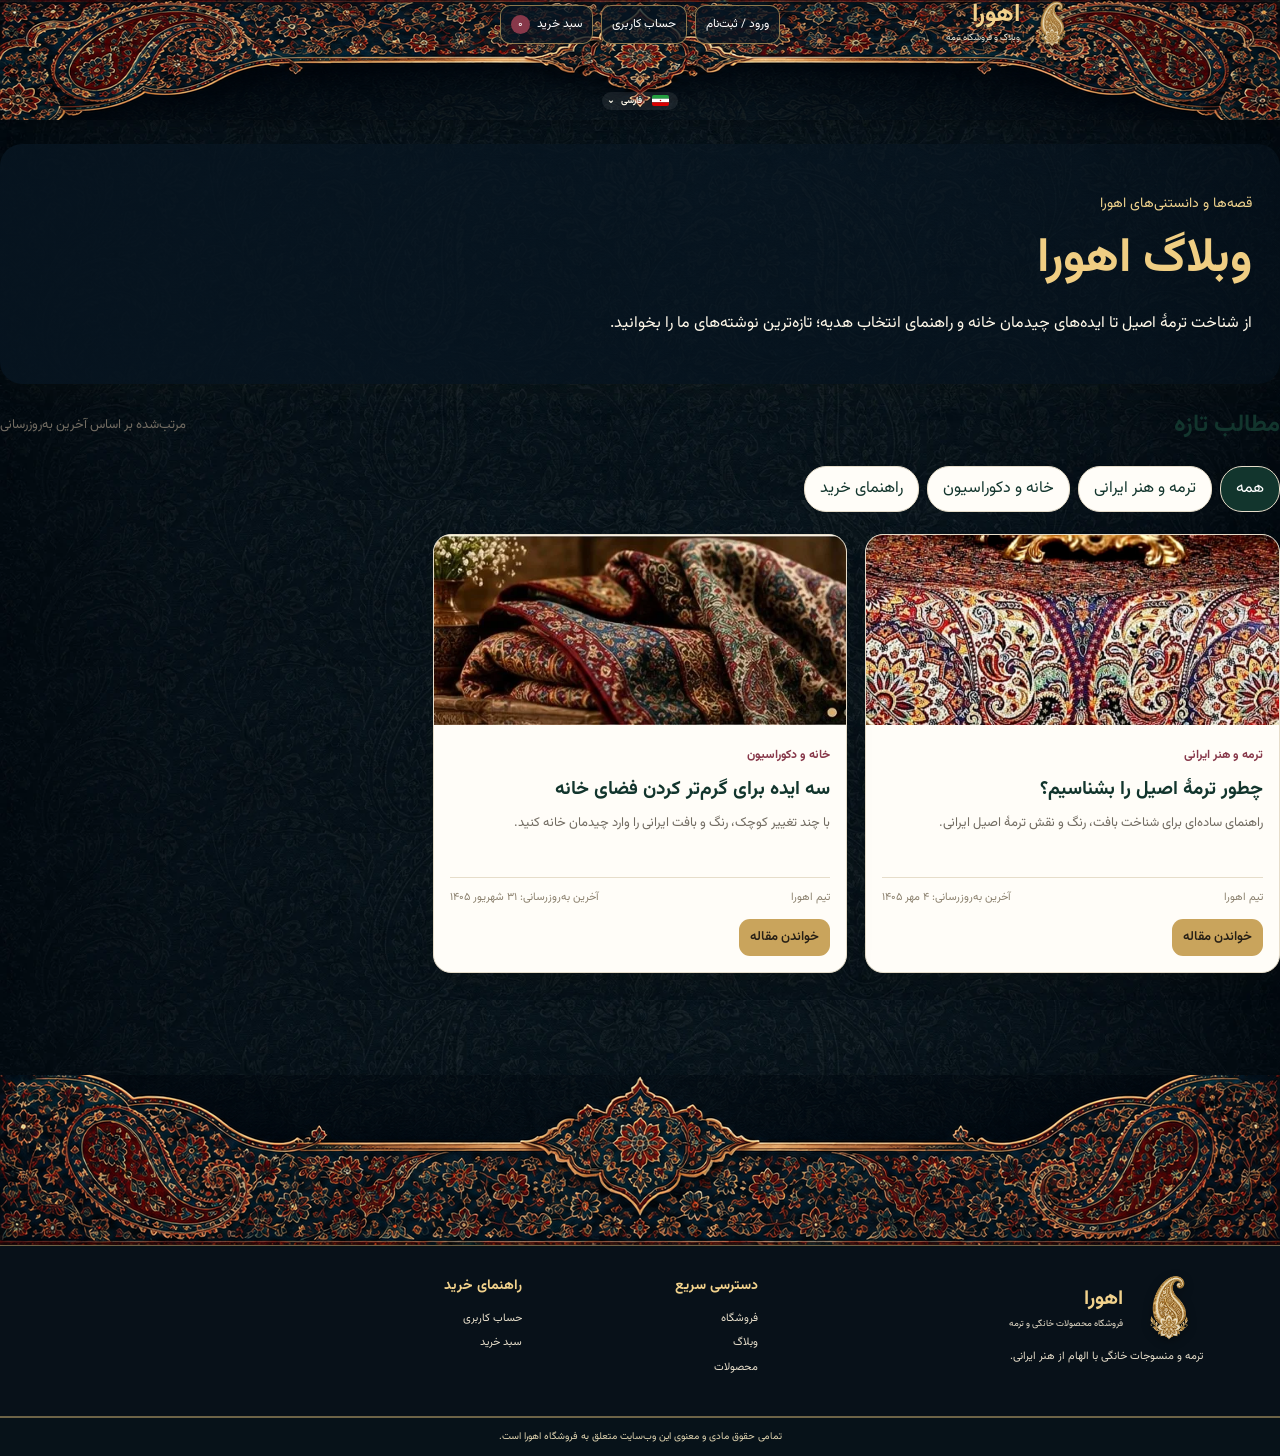
<file: blog.html>
<!doctype html><html lang="fa" dir="rtl"><head><meta charset="utf-8"><meta name="viewport" content="width=device-width,initial-scale=1"><meta name="description" content="وبلاگ اهورا؛ راهنمای ترمه، دکوراسیون ایرانی و انتخاب هدیه"><title>وبلاگ اهورا | ترمه و منسوجات ایرانی</title><link rel="icon" href="assets/ahura-logo.webp"><link rel="stylesheet" href="assets/style.css"><link rel="stylesheet" href="assets/reference.css"><link rel="stylesheet" href="assets/blog.css"></head><body class="blog-page"><header class="reference-header"><div class="reference-header-inner"><a class="reference-brand" href="index.html"><img src="assets/ahura-logo.webp" alt="لوگوی اهورا"><span><strong>اهورا</strong><small>وبلاگ و فروشگاه ترمه</small></span></a><div class="reference-header-actions"><a href="login.html">ورود / ثبت‌نام</a><a href="account.html">حساب کاربری</a><a href="account.html#cart">سبد خرید <span class="count">۰</span></a></div><nav class="reference-nav"><a href="index.html">فروشگاه</a><a href="blog.html">وبلاگ</a><a href="index.html#categories">دسته‌بندی‌ها</a><a href="index.html#products">محصولات</a></nav><div class="language-switcher reference-language-switcher"><button class="language-trigger reference-language-trigger" type="button"><img class="flag-icon" src="assets/flag-iran.svg" alt="پرچم ایران"><span>فارسی</span><span>⌄</span></button><div class="language-menu"><a href="blog.html"><img class="flag-icon" src="assets/flag-iran.svg" alt="پرچم ایران"> فارسی</a><a href="ar/blog.html"><img class="flag-icon" src="assets/flag-saudi.svg" alt="پرچم عربستان"> العربية</a></div></div></div></header><main class="container"><section class="blog-hero"><span class="eyebrow">قصه‌ها و دانستنی‌های اهورا</span><h1>وبلاگ اهورا</h1><p>از شناخت ترمهٔ اصیل تا ایده‌های چیدمان خانه و راهنمای انتخاب هدیه؛ تازه‌ترین نوشته‌های ما را بخوانید.</p></section><div class="blog-toolbar"><h2>مطالب تازه</h2><span class="blog-sort">مرتب‌شده بر اساس آخرین به‌روزرسانی</span></div><div id="blogCategories" class="blog-categories" aria-label="دسته‌بندی وبلاگ"></div><section id="blogGrid" class="blog-grid" aria-live="polite"></section></main><footer class="reference-footer"><div class="footer-clean"><div><a class="footer-brand" href="index.html"><img src="assets/ahura-logo.webp" alt="لوگوی اهورا"><span><strong>اهورا</strong><small>فروشگاه محصولات خانگی و ترمه</small></span></a><p>ترمه و منسوجات خانگی با الهام از هنر ایرانی.</p><div id="blogSocialLinks" class="blog-social-links"></div></div><div><h3>دسترسی سریع</h3><a href="index.html">فروشگاه</a><a href="blog.html">وبلاگ</a><a href="index.html#products">محصولات</a></div><div><h3>راهنمای خرید</h3><a href="account.html">حساب کاربری</a><a href="account.html#cart">سبد خرید</a></div></div><div class="gold-line">تمامی حقوق مادی و معنوی این وب‌سایت متعلق به فروشگاه اهورا است.</div></footer><div id="blogModal"></div><script src="assets/blog.js"></script></body></html>
</file>
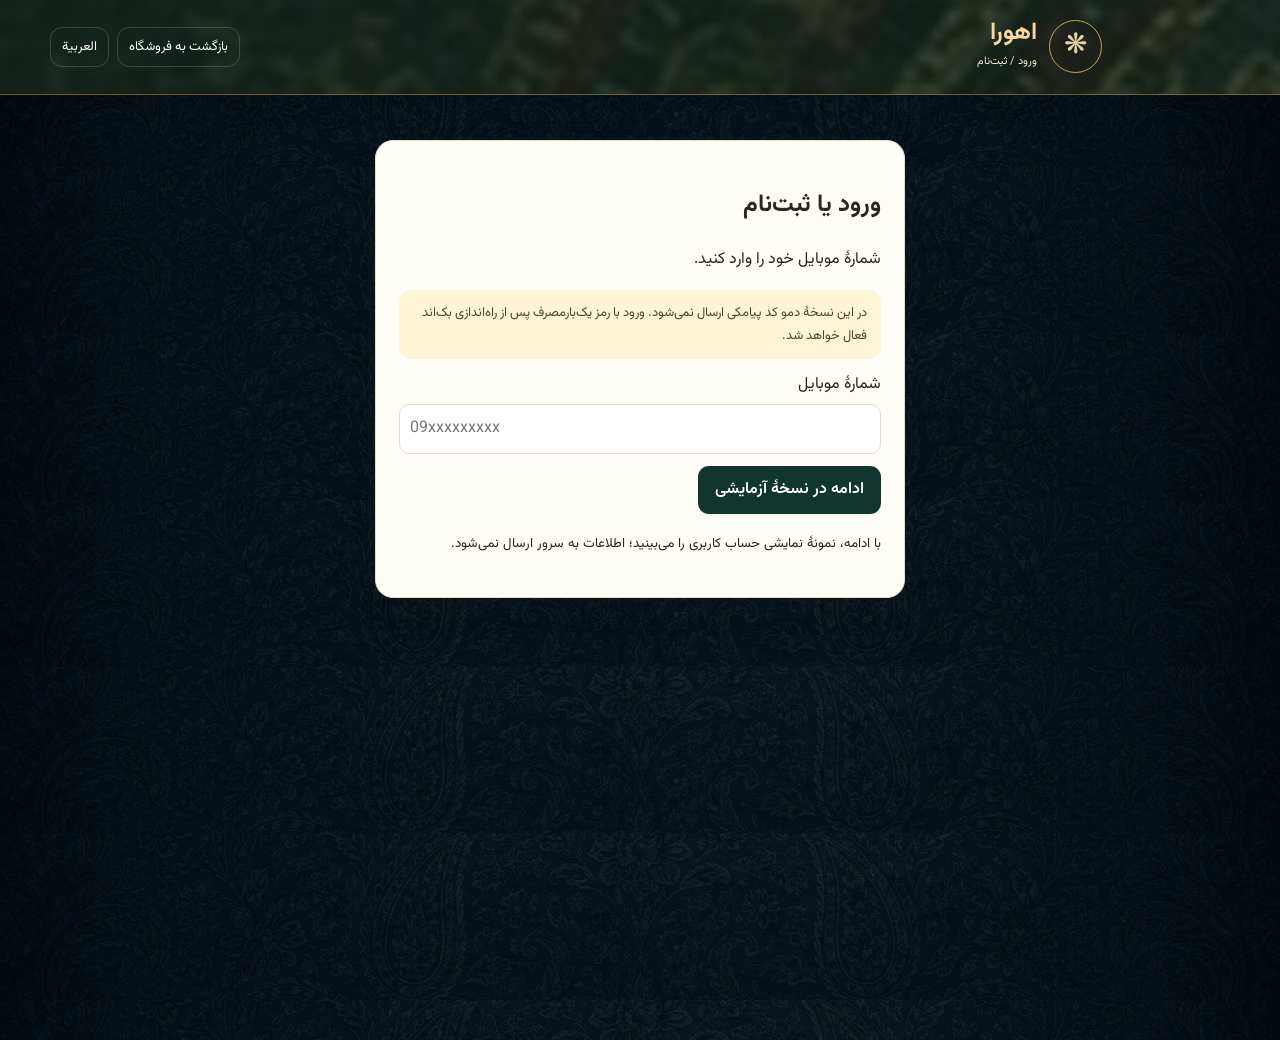
<file: login.html>
<!doctype html><html lang="fa" dir="rtl"><head><meta charset="utf-8"><meta name="viewport" content="width=device-width,initial-scale=1"><meta name="description" content="ورود مشتریان فروشگاه اهورا."><meta name="robots" content="noindex,follow"><title>ورود / ثبت‌نام | اهورا</title><link rel="stylesheet" href="assets/style.css"><link rel="stylesheet" href="assets/reference.css"></head><body><header class="site-header"><div class="container head-main"><a class="brand" href="index.html"><span class="brand-mark">❋</span><span><strong>اهورا</strong><small>ورود / ثبت‌نام</small></span></a><div class="head-actions"><a href="index.html">بازگشت به فروشگاه</a><a href="ar/login.html" lang="ar">العربية</a></div></div></header><main class="container simple-page"><section class="panel form-narrow"><h1>ورود یا ثبت‌نام</h1><p>شمارهٔ موبایل خود را وارد کنید.</p><div class="notice">در این نسخهٔ دمو کد پیامکی ارسال نمی‌شود. ورود با رمز یک‌بارمصرف پس از راه‌اندازی بک‌اند فعال خواهد شد.</div><label class="field">شمارهٔ موبایل<input id="phone" type="tel" inputmode="tel" autocomplete="tel" placeholder="09xxxxxxxxx"></label><button id="loginDemo" class="btn">ادامه در نسخهٔ آزمایشی</button><p><small>با ادامه، نمونهٔ نمایشی حساب کاربری را می‌بینید؛ اطلاعات به سرور ارسال نمی‌شود.</small></p></section></main><div id="toast" class="toast"></div><script>document.getElementById('loginDemo').onclick=()=>{const p=document.getElementById('phone').value.trim();if(!/^09\d{9}$/.test(p)){const t=document.getElementById('toast');t.textContent='شمارهٔ موبایل را با قالب ۰۹xxxxxxxxx وارد کنید.';t.classList.add('show');setTimeout(()=>t.classList.remove('show'),2200);return}localStorage.setItem('ahura_demo_phone',p);location.href='account.html'};</script></body></html>
</file>
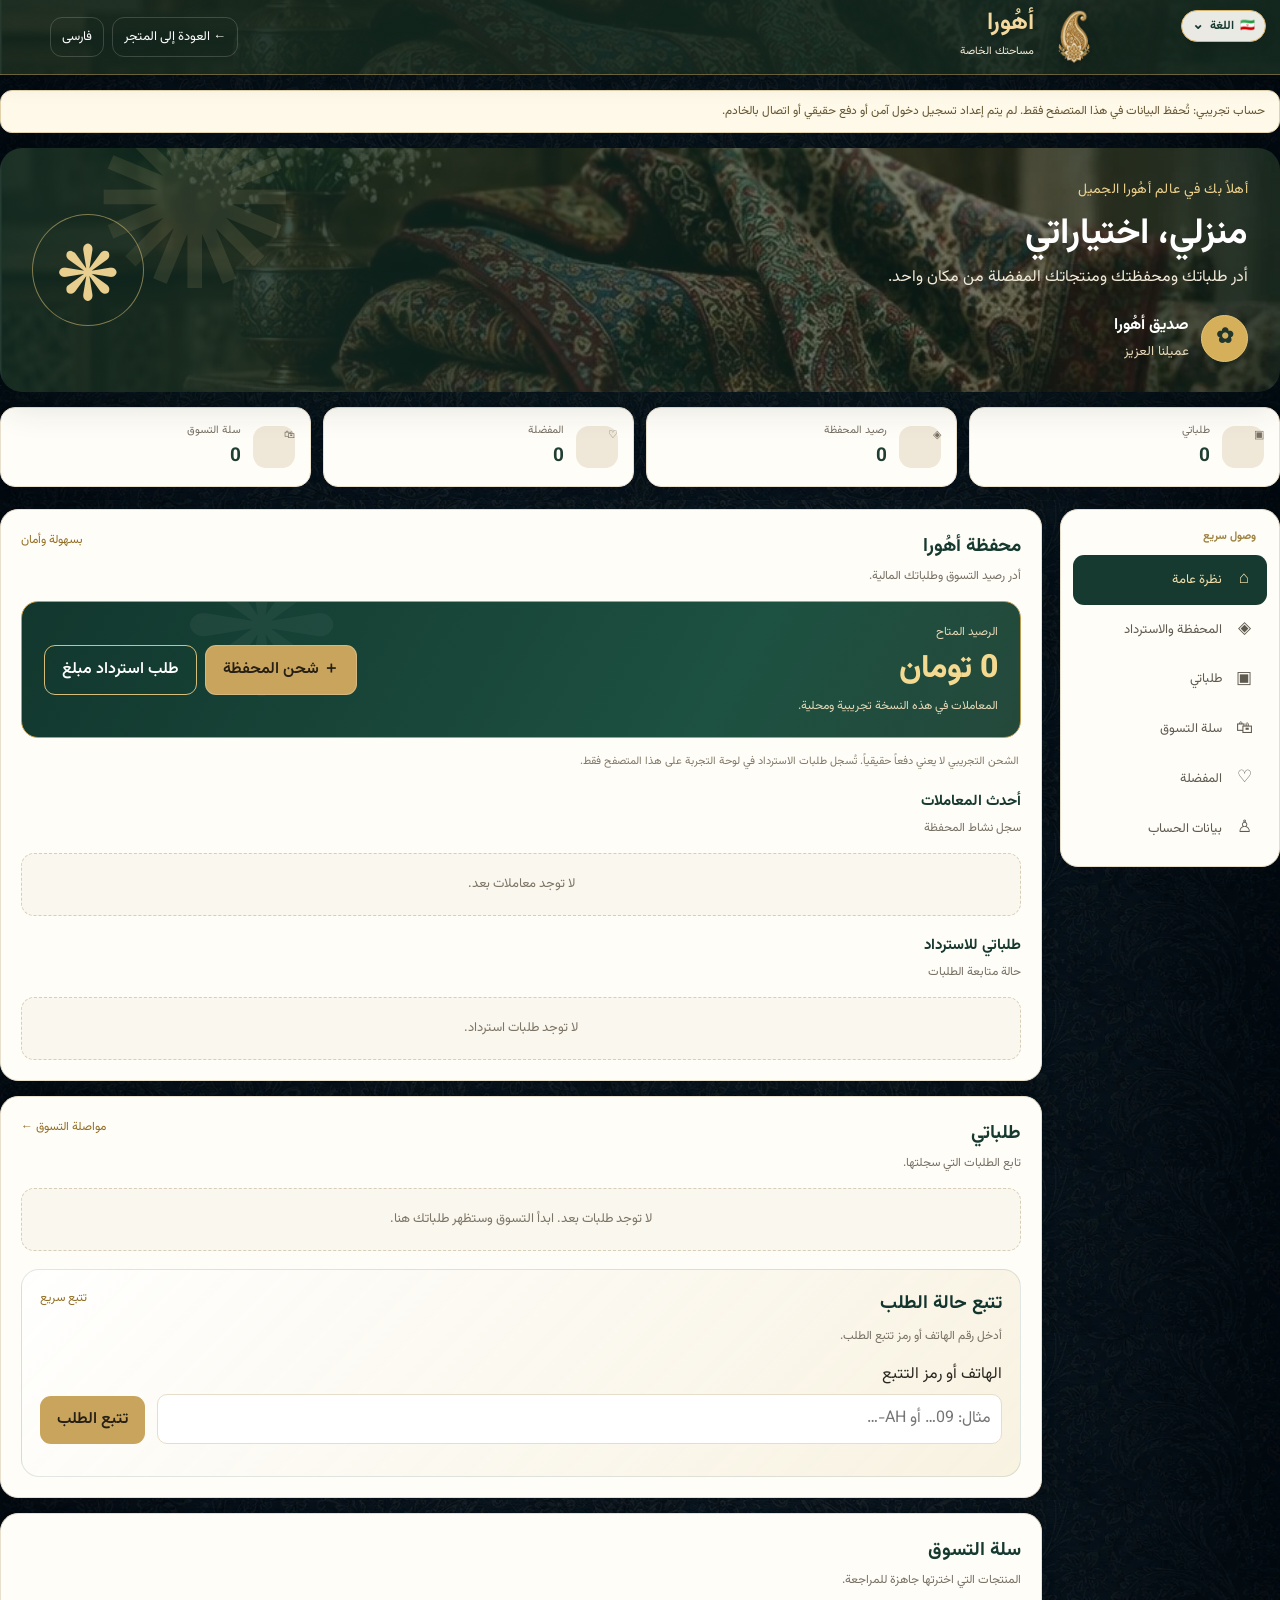
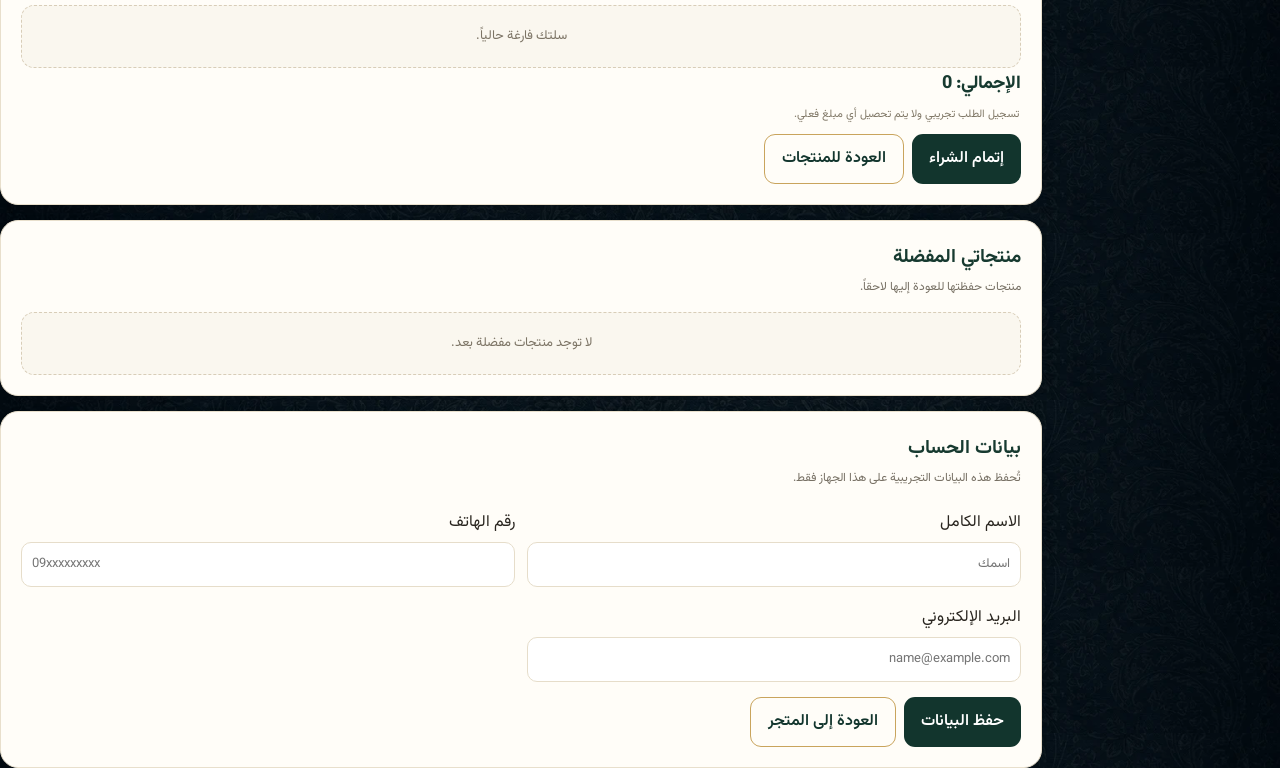
<file: ar/account.html>
<!doctype html><html lang="ar" dir="rtl"><head><meta charset="utf-8"><meta name="viewport" content="width=device-width,initial-scale=1"><meta name="description" content="حساب أهُورا؛ إدارة الطلبات والمحفظة والمنتجات المفضلة."><meta name="robots" content="noindex,follow"><title>حسابي | أهُورا</title><link rel="stylesheet" href="../assets/style.css"><link rel="stylesheet" href="../assets/reference.css"><link rel="stylesheet" href="../assets/account.css"></head><body class="account-page-body">
<header class="site-header account-topbar"><div class="container head-main"><a class="brand" href="index.html"><img class="brand-logo" src="../assets/ahura-logo.webp" alt="شعار أهورا"><span><strong>أهُورا</strong><small>مساحتك الخاصة</small></span></a><div class="head-actions"><a href="index.html">← العودة إلى المتجر</a><a href="../account.html" lang="fa">فارسی</a></div><div class="language-switcher" aria-label="اختيار اللغة"><button class="language-trigger" type="button" aria-haspopup="true" aria-expanded="false"><span aria-hidden="true">🇮🇷</span><span>اللغة</span><span class="language-chevron" aria-hidden="true">⌄</span></button><div class="language-menu" role="menu"><a href="../account.html" role="menuitem" lang="fa"><span aria-hidden="true">🇮🇷</span> فارسی</a><a href="account.html" role="menuitem" lang="ar"><span aria-hidden="true">🇸🇦</span> العربية</a></div></div></div></header>
<main class="container account-main"><div class="account-demo-note">حساب تجريبي: تُحفظ البيانات في هذا المتصفح فقط. لم يتم إعداد تسجيل دخول آمن أو دفع حقيقي أو اتصال بالخادم.</div>
<section class="account-hero" id="overview"><div class="account-hero-copy"><span class="eyebrow">أهلاً بك في عالم أهُورا الجميل</span><h1>منزلي، اختياراتي</h1><p>أدر طلباتك ومحفظتك ومنتجاتك المفضلة من مكان واحد.</p><div class="account-hero-profile"><span class="account-avatar">✿</span><div><strong id="accountDisplayName">صديق أهُورا</strong><small id="accountPhoneLabel">عميلنا العزيز</small></div></div></div><div class="account-hero-mark" aria-hidden="true">❋</div></section>
<div class="account-stats"><div class="account-stat"><span class="account-stat-icon">▣</span><div><span>طلباتي</span><strong id="ordersCount">٠</strong></div></div><div class="account-stat"><span class="account-stat-icon">◈</span><div><span>رصيد المحفظة</span><strong id="walletStat">٠</strong></div></div><div class="account-stat"><span class="account-stat-icon">♡</span><div><span>المفضلة</span><strong id="favoritesCount">٠</strong></div></div><div class="account-stat"><span class="account-stat-icon">🛍</span><div><span>سلة التسوق</span><strong id="cartStat">٠</strong></div></div></div>
<div class="account-layout"><nav class="account-menu" aria-label="أقسام الحساب"><div class="account-menu-title">وصول سريع</div><a class="active" href="#overview"><span>⌂</span>نظرة عامة</a><a href="#wallet"><span>◈</span>المحفظة والاسترداد</a><a href="#orders"><span>▣</span>طلباتي</a><a href="#cart"><span>🛍</span>سلة التسوق</a><a href="#favorites"><span>♡</span>المفضلة</a><a href="#profile"><span>♙</span>بيانات الحساب</a></nav><div class="account-content">
<section class="account-section" id="wallet"><div class="account-section-head"><div><h2>محفظة أهُورا</h2><p>أدر رصيد التسوق وطلباتك المالية.</p></div><span class="account-link">بسهولة وأمان</span></div><div class="wallet-card"><div class="wallet-info"><div class="wallet-label">الرصيد المتاح</div><div class="wallet-total"><span id="walletBalance">٠ تومان</span></div><div class="wallet-label">المعاملات في هذه النسخة تجريبية ومحلية.</div></div><div class="wallet-actions"><button id="chargeWallet" class="btn gold">＋ شحن المحفظة</button><button id="requestRefund" class="btn outline">طلب استرداد مبلغ</button></div></div><p class="account-inline-note">الشحن التجريبي لا يعني دفعاً حقيقياً. تُسجل طلبات الاسترداد في لوحة التجربة على هذا المتصفح فقط.</p><div class="account-section-head" style="margin-top:17px"><div><h2 style="font-size:15px">أحدث المعاملات</h2><p>سجل نشاط المحفظة</p></div></div><div id="walletTransactions" class="account-item-list"></div><div class="account-section-head" style="margin-top:17px"><div><h2 style="font-size:15px">طلباتي للاسترداد</h2><p>حالة متابعة الطلبات</p></div></div><div id="refundHistory" class="account-item-list"></div></section>
<section class="account-section" id="orders"><div class="account-section-head"><div><h2>طلباتي</h2><p>تابع الطلبات التي سجلتها.</p></div><a class="account-link" href="index.html#products">مواصلة التسوق ←</a></div><div id="orderHistory" class="account-item-list"></div><section class="order-tracking-card"><div class="account-section-head"><div><h3>تتبع حالة الطلب</h3><p>أدخل رقم الهاتف أو رمز تتبع الطلب.</p></div><span class="account-link">تتبع سريع</span></div><form id="trackingForm" class="tracking-form"><label class="field"><span>الهاتف أو رمز التتبع</span><input id="trackingQuery" required autocomplete="off" placeholder="مثال: 09… أو AH-…"></label><button class="btn gold" type="submit">تتبع الطلب</button></form><div id="trackingResult" class="tracking-result" aria-live="polite"></div></section></section>
<section class="account-section" id="cart"><div class="account-section-head"><div><h2>سلة التسوق</h2><p>المنتجات التي اخترتها جاهزة للمراجعة.</p></div></div><div id="cartItems" class="account-item-list"></div><div class="wallet-total" style="font-size:18px;color:#173a30">الإجمالي: <span id="cartTotal">٠</span></div><p class="account-inline-note">تسجيل الطلب تجريبي ولا يتم تحصيل أي مبلغ فعلي.</p><div class="account-actions"><button id="checkout" class="btn">إتمام الشراء</button><a class="btn outline" href="index.html#products">العودة للمنتجات</a></div></section>
<section class="account-section" id="favorites"><div class="account-section-head"><div><h2>منتجاتي المفضلة</h2><p>منتجات حفظتها للعودة إليها لاحقاً.</p></div></div><div id="favoriteItems" class="account-item-list"></div></section>
<section class="account-section" id="profile"><div class="account-section-head"><div><h2>بيانات الحساب</h2><p>تُحفظ هذه البيانات التجريبية على هذا الجهاز فقط.</p></div></div><form id="profileForm"><div class="account-form-grid"><label class="field">الاسم الكامل<input id="profileName" autocomplete="name" placeholder="اسمك"></label><label class="field">رقم الهاتف<input id="profilePhone" type="tel" inputmode="tel" autocomplete="tel" placeholder="09xxxxxxxxx"></label><label class="field">البريد الإلكتروني<input id="profileEmail" type="email" autocomplete="email" placeholder="name@example.com"></label></div><div class="account-actions"><button class="btn" type="submit">حفظ البيانات</button><a class="btn outline" href="index.html">العودة إلى المتجر</a></div></form></section>
</div></div></main><div id="genericModal"></div><div id="toast" class="toast"></div><script type="module" src="../assets/app.js"></script></body></html>
</file>
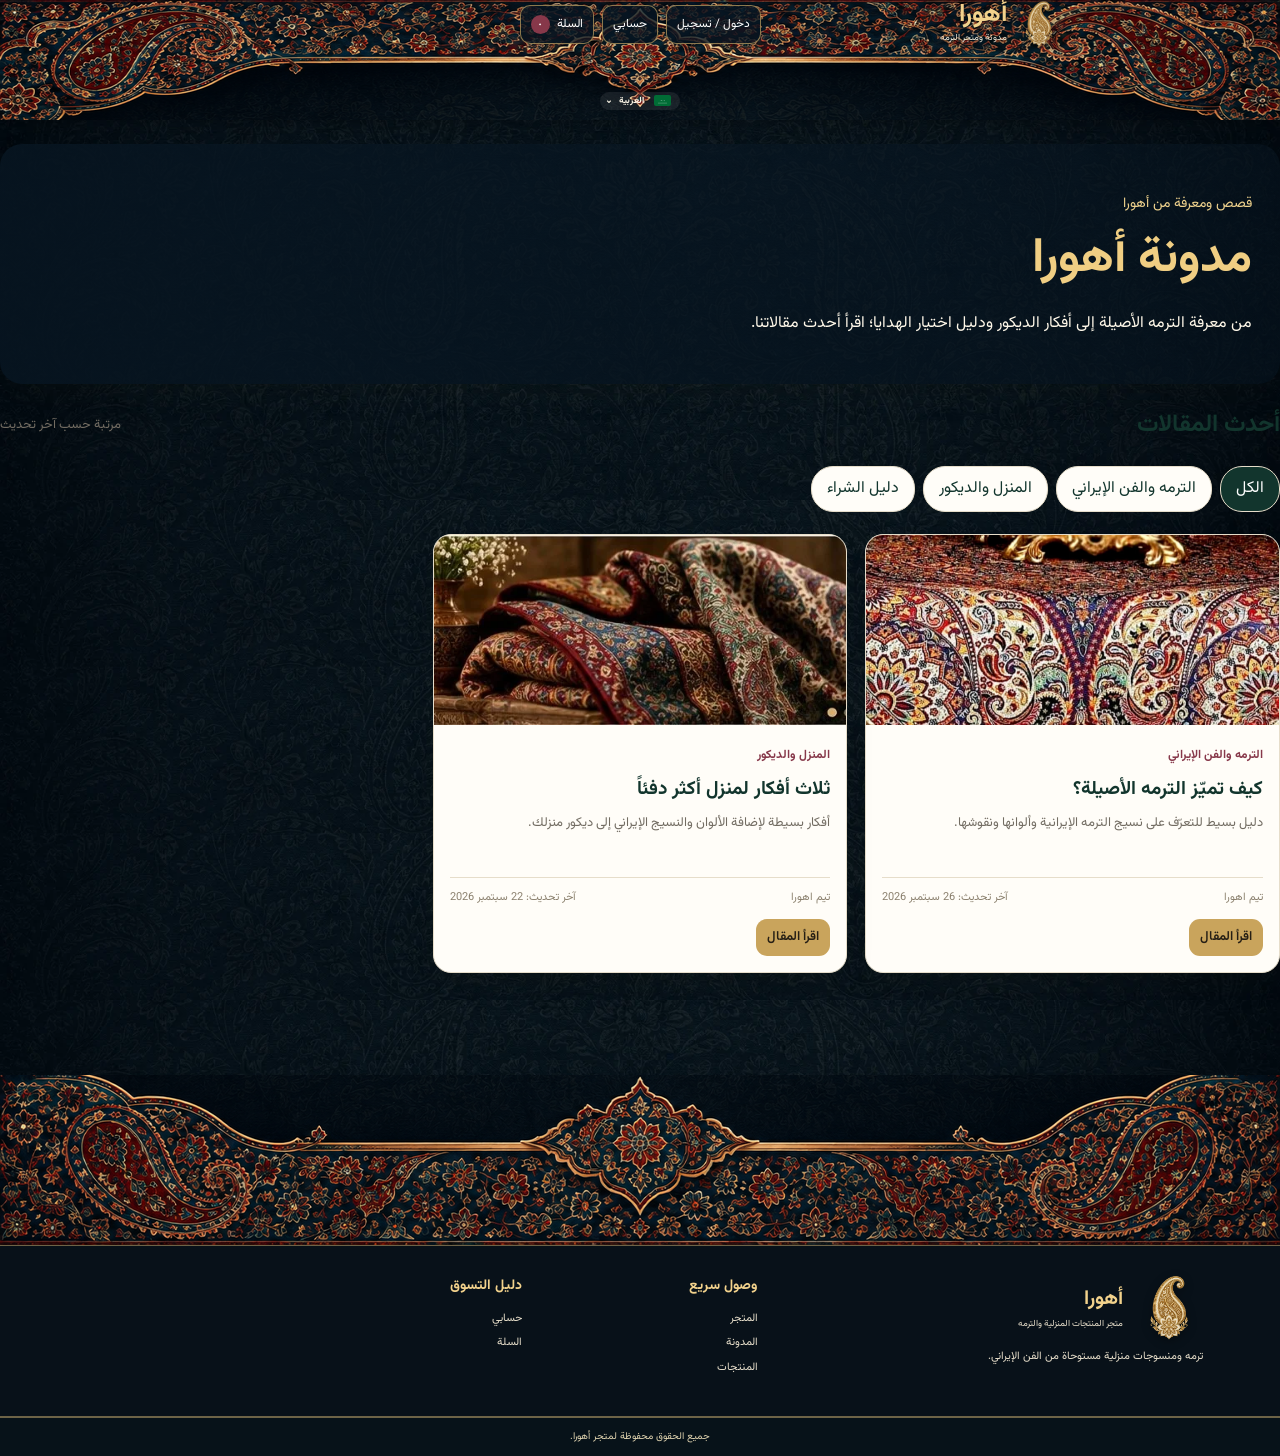
<file: ar/blog.html>
<!doctype html><html lang="ar" dir="rtl"><head><meta charset="utf-8"><meta name="viewport" content="width=device-width,initial-scale=1"><meta name="description" content="مدونة أهورا؛ دليل الترمه والديكور الإيراني واختيار الهدايا"><title>مدونة أهورا | الترمه والمنسوجات الإيرانية</title><link rel="icon" href="../assets/ahura-logo.webp"><link rel="stylesheet" href="../assets/style.css"><link rel="stylesheet" href="../assets/reference.css"><link rel="stylesheet" href="../assets/blog.css"></head><body class="blog-page"><header class="reference-header"><div class="reference-header-inner"><a class="reference-brand" href="index.html"><img src="../assets/ahura-logo.webp" alt="شعار أهورا"><span><strong>أهورا</strong><small>مدونة ومتجر الترمه</small></span></a><div class="reference-header-actions"><a href="login.html">دخول / تسجيل</a><a href="account.html">حسابي</a><a href="account.html#cart">السلة <span class="count">٠</span></a></div><nav class="reference-nav"><a href="index.html">المتجر</a><a href="blog.html">المدونة</a><a href="index.html#categories">الفئات</a><a href="index.html#products">المنتجات</a></nav><div class="language-switcher reference-language-switcher"><button class="language-trigger reference-language-trigger" type="button"><img class="flag-icon" src="../assets/flag-saudi.svg" alt="علم السعودية"><span>العربية</span><span>⌄</span></button><div class="language-menu"><a href="../blog.html"><img class="flag-icon" src="../assets/flag-iran.svg" alt="پرچم ایران"> فارسی</a><a href="blog.html"><img class="flag-icon" src="../assets/flag-saudi.svg" alt="علم السعودية"> العربية</a></div></div></div></header><main class="container"><section class="blog-hero"><span class="eyebrow">قصص ومعرفة من أهورا</span><h1>مدونة أهورا</h1><p>من معرفة الترمه الأصيلة إلى أفكار الديكور ودليل اختيار الهدايا؛ اقرأ أحدث مقالاتنا.</p></section><div class="blog-toolbar"><h2>أحدث المقالات</h2><span class="blog-sort">مرتبة حسب آخر تحديث</span></div><div id="blogCategories" class="blog-categories" aria-label="تصنيفات المدونة"></div><section id="blogGrid" class="blog-grid" aria-live="polite"></section></main><footer class="reference-footer"><div class="footer-clean"><div><a class="footer-brand" href="index.html"><img src="../assets/ahura-logo.webp" alt="شعار أهورا"><span><strong>أهورا</strong><small>متجر المنتجات المنزلية والترمه</small></span></a><p>ترمه ومنسوجات منزلية مستوحاة من الفن الإيراني.</p><div id="blogSocialLinks" class="blog-social-links"></div></div><div><h3>وصول سريع</h3><a href="index.html">المتجر</a><a href="blog.html">المدونة</a><a href="index.html#products">المنتجات</a></div><div><h3>دليل التسوق</h3><a href="account.html">حسابي</a><a href="account.html#cart">السلة</a></div></div><div class="gold-line">جميع الحقوق محفوظة لمتجر أهورا.</div></footer><div id="blogModal"></div><script src="../assets/blog.js"></script></body></html>
</file>
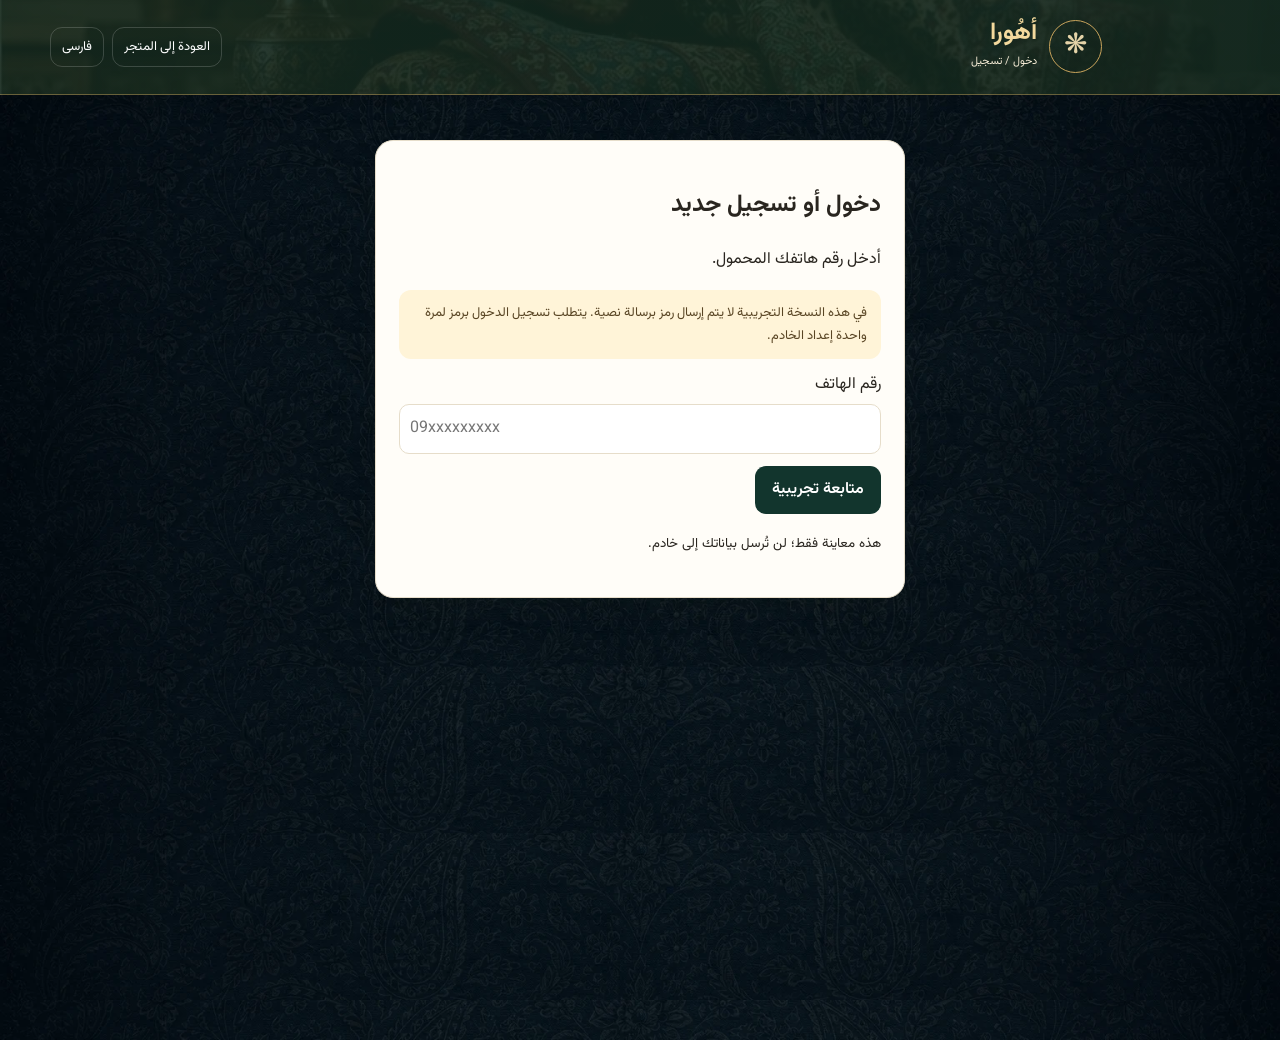
<file: ar/login.html>
<!doctype html><html lang="ar" dir="rtl"><head><meta charset="utf-8"><meta name="viewport" content="width=device-width,initial-scale=1"><meta name="description" content="تسجيل الدخول إلى متجر أهُورا."><meta name="robots" content="noindex,follow"><title>دخول / تسجيل | أهُورا</title><link rel="stylesheet" href="../assets/style.css"><link rel="stylesheet" href="../assets/reference.css"></head><body><header class="site-header"><div class="container head-main"><a class="brand" href="index.html"><span class="brand-mark">❋</span><span><strong>أهُورا</strong><small>دخول / تسجيل</small></span></a><div class="head-actions"><a href="index.html">العودة إلى المتجر</a><a href="../login.html" lang="fa">فارسی</a></div></div></header><main class="container simple-page"><section class="panel form-narrow"><h1>دخول أو تسجيل جديد</h1><p>أدخل رقم هاتفك المحمول.</p><div class="notice">في هذه النسخة التجريبية لا يتم إرسال رمز برسالة نصية. يتطلب تسجيل الدخول برمز لمرة واحدة إعداد الخادم.</div><label class="field">رقم الهاتف<input id="phone" type="tel" inputmode="tel" autocomplete="tel" placeholder="09xxxxxxxxx"></label><button id="loginDemo" class="btn">متابعة تجريبية</button><p><small>هذه معاينة فقط؛ لن تُرسل بياناتك إلى خادم.</small></p></section></main><div id="toast" class="toast"></div><script>document.getElementById('loginDemo').onclick=()=>{const p=document.getElementById('phone').value.trim();if(!/^09\d{9}$/.test(p)){const t=document.getElementById('toast');t.textContent='أدخل رقم هاتف إيراني صالحاً يبدأ بـ 09.';t.classList.add('show');setTimeout(()=>t.classList.remove('show'),2200);return}localStorage.setItem('ahura_demo_phone',p);location.href='account.html'};</script></body></html>
</file>
<file: assets/style.css>
@import url('https://fonts.googleapis.com/css2?family=Vazirmatn:wght@400;500;600;700;800&display=swap');
:root{--pine:#12352d;--pine2:#1d4a3e;--gold:#c9a45c;--gold2:#e5d3a8;--cream:#f5f0e5;--paper:#fffdf8;--ink:#29251f;--muted:#726c62;--line:#e6ddca;--red:#87384a;--shadow:0 12px 32px #34261412}*{box-sizing:border-box}html{scroll-behavior:smooth;scroll-padding-top:105px}body{margin:0;background:var(--cream);color:var(--ink);font-family:Vazirmatn,Tahoma,Arial,sans-serif;line-height:1.75}button,input,select{font:inherit}button,a{touch-action:manipulation}a{color:inherit;text-decoration:none}button{cursor:pointer}.container{width:min(1180px,calc(100% - 32px));margin-inline:auto}.top-note{background:var(--pine);color:#f7ebd0;text-align:center;font-size:13px;padding:5px 12px}.site-header{position:sticky;top:0;z-index:50;background:#18271feF;border-bottom:1px solid #c9a45c75;box-shadow:0 5px 24px #0002;color:#fff}.head-main{min-height:94px;display:flex;align-items:center;gap:24px}.brand{display:flex;align-items:center;gap:12px;min-width:215px}.brand-mark{width:53px;height:53px;display:grid;place-items:center;border:1px solid var(--gold);border-radius:50%;color:var(--gold2);font-size:28px}.brand strong{display:block;color:#f3d99d;font-size:24px;line-height:1.2}.brand small{color:#f6ecd6;font-size:11px}.searchbox{display:flex;flex:1;height:46px;max-width:540px;background:#fffdf8;border:1px solid var(--gold);border-radius:30px;overflow:hidden}.searchbox input{border:0;background:transparent;outline:0;padding:0 18px;flex:1;min-width:0;color:var(--ink);font-size:14px}.searchbox button{border:0;background:var(--gold);color:#1d271f;padding:0 18px;font-size:18px}.head-actions{display:flex;align-items:center;gap:8px;margin-inline-start:auto}.head-actions a,.head-actions button,.lang-link{border:1px solid #ffffff2b;background:transparent;color:#fff;border-radius:12px;padding:8px 11px;font-size:13px;white-space:nowrap}.head-actions a:hover,.head-actions button:hover,.lang-link:hover{border-color:var(--gold);color:#f5d998}.count{display:inline-grid;place-items:center;min-width:19px;height:19px;padding:0 4px;border-radius:10px;background:var(--red);font-size:11px;margin-inline-start:4px}.nav{border-top:1px solid #ffffff18;display:flex;gap:28px;align-items:center;min-height:42px;color:#f5ebd4;font-size:14px}.nav a:hover{color:#efcc7e}.hero{position:relative;min-height:300px;margin:24px auto 32px;border-radius:22px;overflow:hidden;background:var(--pine);box-shadow:var(--shadow)}.hero img{width:100%;height:300px;display:block;object-fit:cover}.hero:after{content:"";position:absolute;inset:0;background:linear-gradient(270deg,#10241dc9,transparent 72%)}.hero-copy{position:absolute;z-index:1;inset-inline-start:6%;top:50%;transform:translateY(-50%);max-width:390px;color:#fff}.eyebrow{color:#efd28d;font-size:14px}.hero h1{font-size:clamp(26px,4vw,42px);line-height:1.35;margin:7px 0 10px}.hero p{margin:0 0 17px;color:#f7eedf}.btn{display:inline-flex;align-items:center;justify-content:center;gap:7px;border:0;border-radius:11px;padding:10px 17px;background:var(--pine);color:white;font-weight:600}.btn:hover{background:var(--pine2)}.btn.gold{background:var(--gold);color:#261f15}.btn.outline{background:transparent;border:1px solid var(--gold);color:var(--pine)}.btn.small{padding:7px 11px;font-size:13px}.section{padding:26px 0 42px}.section-head{display:flex;justify-content:space-between;align-items:end;margin-bottom:18px;gap:12px}.section-head h2{margin:0;color:var(--pine);font-size:25px}.section-head p{margin:3px 0 0;color:var(--muted);font-size:14px}.category-grid{display:grid;grid-template-columns:repeat(6,1fr);gap:14px}.category-card{background:var(--paper);border:1px solid var(--line);border-radius:16px;padding:17px 10px;text-align:center;box-shadow:0 4px 14px #32241208;transition:.2s}.category-card:hover{transform:translateY(-3px);border-color:var(--gold)}.category-icon{display:grid;place-items:center;margin:0 auto 8px;width:58px;height:58px;border-radius:50%;background:#e9e0cc;color:var(--pine);font-size:27px;overflow:hidden;border:2px solid var(--gold2)}.category-icon img{width:100%;height:100%;object-fit:cover;display:block}.category-card strong{font-size:14px;color:var(--pine)}.chips{display:flex;flex-wrap:wrap;gap:8px}.chip{border:1px solid var(--line);background:var(--paper);color:var(--pine);border-radius:22px;padding:7px 13px;font-size:13px}.chip.active,.chip:hover{background:var(--pine);color:white}.products-grid{display:grid;grid-template-columns:repeat(3,1fr);gap:18px}.product{background:var(--paper);border:1px solid var(--line);border-radius:17px;overflow:hidden;box-shadow:var(--shadow);position:relative}.product>a{display:block}.product-photo{width:100%;aspect-ratio:1.65;object-fit:cover;display:block;background:#e7decc}.product-content{padding:13px 15px}.product h3{font-size:16px;margin:0 0 5px;color:var(--pine)}.product-desc{margin:0;color:var(--muted);font-size:12px;min-height:22px}.product-bottom{display:flex;align-items:center;justify-content:space-between;gap:8px;margin-top:12px}.price{font-weight:800;color:#342817}.price small{font-size:11px;font-weight:500;color:var(--muted)}.product-actions{display:flex;gap:7px;align-items:center}.icon-btn{border:1px solid var(--line);background:var(--paper);border-radius:10px;width:38px;height:38px;color:var(--pine)}.icon-btn:hover,.icon-btn.on{background:#f3e5df;color:var(--red)}.badge{position:absolute;top:10px;inset-inline-start:10px;background:#7b3042;color:white;border-radius:18px;padding:3px 9px;font-size:11px}.empty-state{grid-column:1/-1;padding:35px;text-align:center;background:var(--paper);border-radius:14px;color:var(--muted)}.about-box{display:grid;grid-template-columns:1fr 1fr;gap:26px;align-items:center;background:#e9e0cd;border-radius:20px;padding:25px}.about-box img{width:100%;height:210px;object-fit:cover;border-radius:14px}.about-box h2{color:var(--pine);margin:0 0 8px}.about-box p{margin:0;color:#514a40}.site-footer{background:#172a22;color:#f5ebd8;padding:38px 0 0;margin-top:25px}.footer-grid{display:grid;grid-template-columns:2fr 1fr 1fr;gap:25px;padding-bottom:28px}.footer-grid h3{color:#edcf8a;margin:0 0 10px}.footer-grid p,.footer-grid a{font-size:13px;color:#e3dccf}.footer-links{display:grid;gap:6px}.copyright{text-align:center;border-top:1px solid #ffffff24;padding:12px;font-size:12px;color:#e3d4b1}.modal-backdrop{position:fixed;inset:0;background:#0008;z-index:90;display:none;align-items:center;justify-content:center;padding:16px}.modal-backdrop.open{display:flex}.modal{width:min(520px,100%);background:var(--paper);border-radius:18px;padding:23px;box-shadow:0 25px 80px #0005;max-height:90vh;overflow:auto}.modal h2{margin:0 0 12px;color:var(--pine)}.modal-close{float:left;border:0;background:none;font-size:24px}.field{display:grid;gap:5px;margin:12px 0}.field input,.field textarea,.field select{width:100%;border:1px solid var(--line);border-radius:10px;background:#fff;padding:10px;outline-color:var(--gold)}.toast{position:fixed;bottom:18px;right:18px;z-index:200;max-width:calc(100% - 36px);background:var(--pine);color:white;border:1px solid var(--gold);border-radius:12px;padding:10px 16px;display:none}.toast.show{display:block}.notice{padding:12px 14px;border-radius:12px;background:#fff4d8;color:#594524;font-size:13px;margin:12px 0}.notice.danger{background:#f8e5e5;color:#782d3e}.simple-page{min-height:100vh;padding:30px 0}.panel{background:var(--paper);border:1px solid var(--line);border-radius:18px;padding:23px;box-shadow:var(--shadow)}.form-narrow{max-width:530px;margin:45px auto}.account-layout,.admin-layout{display:grid;grid-template-columns:220px 1fr;gap:18px}.side-nav{display:grid;align-content:start;gap:8px}.side-nav a{padding:10px 12px;background:var(--paper);border:1px solid var(--line);border-radius:10px;color:var(--pine)}.side-nav a:hover{border-color:var(--gold)}.stats{display:grid;grid-template-columns:repeat(3,1fr);gap:12px}.stat{padding:15px;background:#f1ebdd;border-radius:12px}.stat strong{display:block;font-size:21px;color:var(--pine)}.table-wrap{overflow-x:auto}table{width:100%;border-collapse:collapse;min-width:580px}th,td{text-align:start;padding:10px;border-bottom:1px solid var(--line);font-size:13px}th{color:var(--pine);background:#f4efdf}.admin-tabs{display:flex;gap:8px;flex-wrap:wrap;margin-bottom:15px}.admin-section{display:none}.admin-section.active{display:block}.language-choice{font-size:13px}
@media(max-width:900px){.head-main{gap:12px;flex-wrap:wrap;padding:12px 0}.brand{min-width:150px}.brand-mark{width:42px;height:42px}.brand strong{font-size:20px}.searchbox{order:3;max-width:none;flex-basis:100%}.head-actions{gap:5px}.head-actions a{padding:7px 9px}.category-grid{grid-template-columns:repeat(3,1fr)}.products-grid{grid-template-columns:repeat(2,1fr)}.hero,.hero img{min-height:240px;height:240px}.nav{gap:18px;overflow:auto;white-space:nowrap}.account-layout,.admin-layout{grid-template-columns:1fr}.side-nav{display:flex;overflow:auto}.side-nav a{white-space:nowrap}}
@media(max-width:560px){.container{width:min(100% - 22px,1180px)}.top-note{font-size:11px}.head-main{min-height:0}.brand{min-width:0;flex:1}.head-actions{order:2;margin:0}.head-actions a{font-size:11px;padding:6px 7px}.brand small{font-size:9px}.searchbox{height:41px}.nav{min-height:38px;gap:17px;font-size:12px}.hero,.hero img{height:210px;min-height:210px;border-radius:15px}.hero{margin:14px auto 20px}.hero-copy{inset-inline-start:5%;width:57%}.hero h1{font-size:24px}.hero p{font-size:12px;line-height:1.6}.hero-copy .btn{padding:7px 12px;font-size:12px}.category-grid{grid-template-columns:repeat(2,1fr);gap:9px}.category-card{padding:12px 6px}.section{padding:20px 0 28px}.section-head h2{font-size:20px}.products-grid{gap:10px}.product-photo{aspect-ratio:1.25}.product-content{padding:9px}.product h3{font-size:13px}.product-desc{font-size:11px}.price{font-size:13px}.price small{font-size:10px}.product-bottom{align-items:flex-start;flex-direction:column}.product-actions{width:100%;justify-content:space-between}.icon-btn{width:34px;height:34px}.about-box{grid-template-columns:1fr;padding:15px;gap:12px}.about-box img{height:155px}.footer-grid{grid-template-columns:1fr 1fr}.footer-grid>div:first-child{grid-column:1/-1}.stats{grid-template-columns:1fr}.form-narrow{margin:15px auto}}


/* اتمسفر ترمه‌ای سبک و انیمیشن‌های طبیعی */
body{background-color:var(--cream);background-image:linear-gradient(rgba(245,240,229,.91),rgba(245,240,229,.91)),url('termeh-reference.webp');background-size:auto,720px;background-attachment:scroll,fixed;background-position:center,center}
.product,.category-card,.panel,.about-box,.offer-card{transition:transform .24s cubic-bezier(.23,1,.32,1),box-shadow .24s ease,border-color .24s ease}
.product:hover{transform:translateY(-6px) rotateX(1deg);box-shadow:0 18px 38px #3426141c;border-color:#d8b36a}
.product-photo{transition:transform .35s cubic-bezier(.23,1,.32,1),filter .35s ease}.product:hover .product-photo{transform:scale(1.045);filter:saturate(1.08)}
.category-card:hover{transform:translateY(-5px) scale(1.015);box-shadow:0 13px 26px #34261418}.category-icon{transition:transform .28s cubic-bezier(.23,1,.32,1),background .2s}.category-card:hover .category-icon{transform:rotate(-8deg) scale(1.08);background:#dfc98f}
.hero{animation:hero-in .65s cubic-bezier(.23,1,.32,1) both}.hero-copy{animation:hero-copy-in .75s .08s cubic-bezier(.23,1,.32,1) both}.btn,.chip,.icon-btn{transition:transform .16s ease,background-color .18s ease,border-color .18s ease}.btn:active,.chip:active,.icon-btn:active{transform:scale(.97)}
@keyframes hero-in{from{opacity:0;transform:translateY(12px) scale(.985)}to{opacity:1;transform:none}}@keyframes hero-copy-in{from{opacity:0;transform:translateY(calc(-50% + 12px))}to{opacity:1;transform:translateY(-50%)}}
@media (prefers-reduced-motion:reduce){*,*::before,*::after{animation-duration:.01ms!important;animation-iteration-count:1!important;scroll-behavior:auto!important;transition-duration:.01ms!important}}
.language-badge{position:absolute;z-index:6;top:10px;inset-inline-end:12px;display:inline-flex;align-items:center;gap:5px;padding:5px 9px;border:1px solid #d8b36a;border-radius:18px;background:#fffdf8e8;color:var(--pine);font-size:12px;font-weight:700;box-shadow:0 4px 12px #0002}.language-badge:hover{background:#fff;color:var(--red)}
.custom-image-preview{width:72px;height:52px;object-fit:cover;border-radius:8px;border:1px solid var(--line);vertical-align:middle}.admin-code-card{margin-top:14px;padding:16px;border:1px dashed var(--gold);border-radius:14px;background:#fff8e5}.admin-code-value{font:800 18px/1.2 ui-monospace,monospace;color:var(--red);letter-spacing:2px;direction:ltr;display:inline-block;margin:0 8px}.customer-result{margin-top:14px}.category-admin-list{display:grid;gap:8px;margin-top:14px}.category-admin-row{display:flex;align-items:center;gap:8px;padding:9px 12px;background:#fffdf8;border:1px solid var(--line);border-radius:10px}.category-admin-row strong{flex:1;color:var(--pine)}.category-admin-thumb{width:30px;height:30px;border-radius:50%;object-fit:cover;border:1px solid var(--gold);flex:0 0 auto}

.brand-logo{width:56px;height:56px;object-fit:contain;filter:drop-shadow(0 3px 5px #0004)}.arabic-reference-header{background-color:#14251e;background-image:linear-gradient(#12271ee8,#12271ee8),url('header-pattern.webp');background-size:cover;background-position:center}.arabic-reference-header .brand-logo{width:58px;height:58px}.arabic-reference-header .language-switcher{position:absolute}.product-photo{content-visibility:auto}

.select-with-action{display:flex;gap:6px;align-items:center}.select-with-action select{flex:1;min-width:0}.quick-add-category{flex:0 0 42px;width:42px;height:42px;padding:0;font-size:22px;color:var(--pine);border:1px solid var(--gold);background:#fff8e5}.quick-add-category:hover{background:#f1e5c8}.quick-category-panel{margin-top:8px;padding:11px;border:1px dashed var(--gold);border-radius:12px;background:#fff8e5}.quick-category-panel[hidden]{display:none}.quick-category-fields{display:grid;grid-template-columns:repeat(3,1fr);gap:6px;margin-top:8px}.quick-category-fields input{width:100%;border:1px solid var(--line);border-radius:8px;padding:7px;background:#fff}.quick-category-actions{display:flex;gap:6px;margin-top:8px}@media(max-width:700px){.quick-category-fields{grid-template-columns:1fr}}button:focus-visible,a:focus-visible,input:focus-visible,select:focus-visible,textarea:focus-visible{outline:3px solid #d8b36a;outline-offset:2px}

.product-detail{display:grid;grid-template-columns:minmax(0,1.05fr) minmax(0,1fr);gap:20px;align-items:center}.product-detail-image{width:100%;height:auto;aspect-ratio:1.65;object-fit:cover;border-radius:14px;background:#e7decc}.product-detail-copy{display:grid;gap:10px}.product-detail-category{margin:0;color:var(--red);font-size:13px;font-weight:700}.product-detail-description{margin:0;color:var(--muted);font-size:14px}.product-detail-meta{display:flex;gap:8px;flex-wrap:wrap;align-items:center;color:var(--muted);font-size:13px}.badge-inline{display:inline-flex;background:#7b3042;color:#fff;border-radius:14px;padding:2px 8px;font-size:11px}.product-detail-price{font-size:20px}.detail-add{width:100%;margin-top:5px}@media(max-width:650px){.product-detail{grid-template-columns:1fr;gap:12px}.product-detail-image{max-height:220px}}

.detail-quantity{display:flex;align-items:center;justify-content:space-between;gap:12px;color:var(--muted);font-size:13px}.quantity-control{display:inline-flex;align-items:center;gap:12px;border:1px solid var(--line);border-radius:12px;background:#fff;padding:3px}.quantity-control button{width:32px;height:32px;border:0;border-radius:9px;background:#f1e5c8;color:var(--pine);font-size:21px;line-height:1}.quantity-control button:hover:not(:disabled){background:var(--gold)}.quantity-control button:disabled{opacity:.4;cursor:not-allowed}.quantity-control output{min-width:28px;text-align:center;font-weight:800;color:var(--pine)}

.cart-quantity{display:inline-flex;align-items:center;gap:7px;border:1px solid var(--line);border-radius:10px;background:#fff;padding:3px}.cart-quantity output{min-width:24px;text-align:center;font-weight:800;color:var(--pine);font-size:13px}.cart-qty-btn{width:27px;height:27px;border:0;border-radius:7px;background:#f1e5c8;color:var(--pine);font-size:18px;line-height:1}.cart-qty-btn:hover:not(:disabled){background:var(--gold)}.cart-qty-btn:disabled{opacity:.38;cursor:not-allowed}@media(max-width:600px){.account-cart-row{display:grid;grid-template-columns:58px 1fr auto;gap:8px}.account-cart-row .cart-quantity{grid-column:2}.account-cart-row .account-cart-price{grid-column:3;grid-row:2}.account-cart-row .remove-cart{grid-column:1/-1}}

.checkout-grid{display:grid;grid-template-columns:1fr 1fr;gap:0 14px}.checkout-wide{grid-column:1/-1}.checkout-submit{width:100%;margin-top:8px}@media(max-width:600px){.checkout-grid{grid-template-columns:1fr}.checkout-wide{grid-column:auto}}

/* AHURA V2 visual polish */
body{background-color:#e1e9f2;background-image:url('termeh-light-bg.webp');background-size:100% 100vh;background-repeat:no-repeat;background-attachment:fixed;background-position:center top}
.site-header,.arabic-reference-header{background-color:#13271f;background-image:linear-gradient(rgba(19,39,31,.72),rgba(19,39,31,.72)),url('header-pattern.webp');background-size:auto,cover;background-position:center}
.flag-icon{width:20px;height:14px;object-fit:cover;display:inline-block;vertical-align:middle;border-radius:2px;margin-inline:4px}
.header-corrected-content{position:absolute;inset:0;z-index:4;display:flex;align-items:center;justify-content:space-between;padding:18px 5%;pointer-events:none}.header-corrected-content a{pointer-events:auto}.corrected-brand{display:flex;align-items:center;gap:12px;color:#fff;text-decoration:none}.corrected-brand img{width:58px;height:58px;object-fit:contain}.corrected-brand b{display:block;color:#efd08a;font-size:25px}.corrected-brand small{display:block;color:#fff;font-size:11px;margin-top:3px}.corrected-actions{display:flex;align-items:center;gap:9px;flex-wrap:wrap;justify-content:flex-end}.corrected-actions a{color:#fff;text-decoration:none;font-size:12px;border:1px solid #fff3;padding:7px 9px;border-radius:9px;background:#10271f99}.corrected-actions a:hover{border-color:#d9b76b;color:#f0d28d}
.hero-slider{position:relative;min-height:300px}.hero-slide{position:absolute;inset:0;opacity:0;visibility:hidden;transition:opacity .65s ease,transform .9s ease;transform:scale(1.018)}.hero-slide.active{opacity:1;visibility:visible;transform:scale(1)}.hero-slide>img{width:100%;height:300px;object-fit:cover;display:block}.hero-overlay{position:absolute;inset:0;background:linear-gradient(270deg,#10241dd0,transparent 72%)}.hero-arrow{position:absolute;top:50%;z-index:5;transform:translateY(-50%);width:42px;height:42px;border-radius:50%;border:1px solid #ffffff55;background:#10241dcc;color:#fff;font-size:28px;cursor:pointer}.hero-prev{left:14px}.hero-next{right:14px}.hero-dots{position:absolute;z-index:6;bottom:14px;left:50%;transform:translateX(-50%);display:flex;gap:7px}.hero-dots button{width:9px;height:9px;border:0;border-radius:50%;padding:0;background:#fff9;cursor:pointer;transition:.25s}.hero-dots button.active{width:25px;border-radius:9px;background:#d5b66d}.hero-slide.active .hero-copy{animation:heroCopyV2 .7s ease both}.hero-slide.active>img{animation:heroImageV2 15s ease both}@keyframes heroCopyV2{from{opacity:0;transform:translateY(calc(-50% + 16px))}to{opacity:1;transform:translateY(-50%)}}@keyframes heroImageV2{from{transform:scale(1.045);filter:saturate(.9)}to{transform:scale(1);filter:saturate(1)}}
.category-card,.product{transition:transform .35s cubic-bezier(.23,1,.32,1),box-shadow .35s ease}.category-card:hover{transform:translateY(-7px) scale(1.015);box-shadow:0 18px 36px #3b2b1718}.category-icon{transition:transform .4s cubic-bezier(.23,1,.32,1),background .25s}.category-card:hover .category-icon{transform:rotate(-9deg) scale(1.1);background:#dfc98f}.product:hover{transform:translateY(-6px);box-shadow:0 18px 35px #3b2b171c}.product-photo{transition:transform .55s cubic-bezier(.23,1,.32,1)}.product:hover .product-photo{transform:scale(1.045)}
.banner-admin-list{display:grid;gap:12px;margin-top:18px}.banner-admin-card{display:grid;grid-template-columns:210px 1fr auto;gap:14px;align-items:center;padding:12px;background:var(--paper);border:1px solid var(--line);border-radius:14px}.banner-admin-card img{width:210px;height:95px;object-fit:cover;border-radius:10px;background:#eee}.banner-admin-info{display:grid;gap:5px}.banner-admin-info small,.banner-admin-info code{color:var(--muted);font-size:11px}.custom-image-preview{max-width:100%;max-height:160px;border-radius:10px;margin-top:8px}.discount-badge{inset-inline-start:auto!important;inset-inline-end:10px;background:#a83c32}.price del{color:#8b8b8b;font-weight:500;margin-inline-end:5px}.price strong{color:#173f35}
@media(max-width:700px){.header-corrected-content{padding:12px 3%;align-items:flex-start}.corrected-brand small{display:none}.corrected-brand b{font-size:20px}.corrected-brand img{width:45px;height:45px}.corrected-actions a{font-size:10px;padding:5px 6px}.banner-admin-card{grid-template-columns:1fr}.banner-admin-card img{width:100%;height:150px}.hero-slider,.hero-slide>img{height:240px;min-height:240px}.hero-copy{width:57%;inset-inline-start:5%}.hero h1{font-size:24px}.hero p{font-size:12px}.hero-arrow{width:34px;height:34px;font-size:23px}}

.language-flag{width:20px;height:14px;object-fit:cover;border-radius:2px;display:inline-block;vertical-align:middle}
.product-tile-content{min-height:118px;display:flex;flex-direction:column;justify-content:center}

/* AHURA image reset: products support manual images, but no seeded product photos. */
.product-photo-empty{display:block;width:100%;aspect-ratio:1.65;background:transparent;border:1px dashed #d8ccb6;border-radius:14px;min-height:150px}
.product-detail-image-empty{background:transparent;border:1px dashed #d8ccb6;min-height:220px}
.account-cart-thumb-empty{display:block;width:72px;height:52px;border-radius:8px;border:1px dashed #d8ccb6;background:#f5f0e5;flex:0 0 72px}
/* Restore the supplied header artwork and its original clickable profile controls. */
.header-corrected-content{display:none!important}
/* Remove the baked footer artwork (including its old logo) and use the current logo as real HTML. */
.reference-footer-photo{display:none!important}
.footer-clean{display:grid;grid-template-columns:1.4fr repeat(3,1fr);gap:22px;align-items:start;padding:28px 6%;background:#14251e;color:#efe5cf}
.footer-clean .footer-brand{display:flex;align-items:center;gap:12px;color:#fff;text-decoration:none}
.footer-clean .footer-brand img{width:68px;height:68px;object-fit:contain;filter:drop-shadow(0 3px 5px #0005)}
.footer-clean h3{margin:0 0 9px;color:#e4c57e;font-size:15px}.footer-clean a{color:#e9e1d2;text-decoration:none;font-size:12px;display:block;margin:7px 0}.footer-clean a:hover{color:#f0d28d}.footer-clean p{font-size:11px;line-height:1.9;color:#d7cfbf;margin:6px 0}
@media(max-width:700px){.footer-clean{grid-template-columns:1fr 1fr;padding:22px 5%;gap:16px}.footer-clean>div:first-child{grid-column:1/-1}.footer-clean .footer-brand img{width:58px;height:58px}}
</file>
<file: assets/reference.css>
/* Header and footer artwork from the supplied termeh reference. */
html[lang="ar"] .site-header,html[lang="ar"] .site-footer{background-color:#14251e;background-image:linear-gradient(#12271ee8,#12271ee8),url('hero-clean.webp');background-size:cover;background-position:center}
.reference-header{position:relative;width:100%;overflow:hidden;background:#13271f}
.reference-header-image{display:block;width:100%;height:auto}
.reference-header-overlay{position:absolute;inset:0}
.header-hit{position:absolute;display:block;background:transparent;z-index:2}
.logo-hit{right:0;top:0;width:17%;height:72%}
.login-hit{left:5%;top:0;width:8%;height:31%}
.account-hit{left:13%;top:0;width:9%;height:31%}
.cart-hit{left:5%;top:31%;width:8.5%;height:38%}
.favorite-hit{left:13%;top:31%;width:9%;height:38%}
.language-hit{right:79%;bottom:0;width:10%;height:23%}
.reference-search{position:absolute;left:34%;top:32%;width:33%;height:34%;z-index:3;display:flex;border-radius:30px;overflow:hidden}
.reference-search input{flex:1;min-width:0;width:100%;border:0;outline:0;background:transparent;color:transparent;padding:0 18px;font-size:13px}
.reference-search input::placeholder{color:transparent}
.reference-search input:focus,.reference-search input:not(:placeholder-shown){background:#fffdf8;color:#332b20}
.reference-search input:focus::placeholder{color:#817665}
.reference-search button{width:11%;min-width:35px;border:0;background:transparent;color:transparent}
.reference-nav-hits{position:absolute;left:0;right:0;bottom:0;height:22%;z-index:2}
.reference-nav-hits a{position:absolute;top:0;height:100%;width:7%;display:block;background:transparent}
.reference-mobile-nav{display:none}
.reference-footer{background:#14251e}
.reference-footer-photo{position:relative;width:100%;overflow:hidden}
.reference-footer-photo>img{display:block;width:100%;height:auto}
.footer-hit{position:absolute;display:block;background:transparent}
.footer-logo{left:81%;top:0;width:17%;height:88%}
.quick-1,.quick-2,.quick-3,.quick-4{left:63%;width:13%;height:22%}
.quick-1{top:14%}.quick-2{top:36%}.quick-3{top:58%}.quick-4{top:78%}
.service-1,.service-2,.service-3{left:45%;width:14%;height:27%}
.service-1{top:14%}.service-2{top:41%}.service-3{top:68%}
.guide-1,.guide-2,.guide-3{left:29%;width:11%;height:27%}
.guide-1{top:14%}.guide-2{top:41%}.guide-3{top:68%}
.social-hit{left:5%;top:18%;width:15%;height:72%}
.mobile-footer-links{display:none}
.sr-only{position:absolute!important;width:1px;height:1px;padding:0;margin:-1px;overflow:hidden;clip:rect(0,0,0,0);white-space:nowrap;border:0}
.reference-footer .gold-line{background:#d8b36a;color:#282018;text-align:center;padding:6px 10px;font-size:11px}
@media(max-width:600px){
 /* Keep the exact reference header artwork as the only header on small screens too. */
 .reference-header{min-height:0;background:#13271f;overflow:hidden}
 .reference-header:after{display:none}
 .reference-header-image{display:block;width:100%;height:auto;position:relative;z-index:1}
 .reference-header-overlay{position:absolute;inset:0;z-index:2}
 .header-hit{display:block}
 .reference-nav-hits{display:block}
 .reference-search{left:34%;top:32%;width:33%;height:35%;background:transparent;border:0}
 .reference-search input{color:transparent;background:transparent;font-size:9px;padding:0 5px}
 .reference-search input::placeholder{color:transparent}
 .reference-search input:focus,.reference-search input:not(:placeholder-shown){color:#302a21;background:#fffdf7}
 .reference-search input:focus::placeholder{color:#827966}
 .reference-search button{width:11%;min-width:0;background:transparent;color:transparent}
 .reference-mobile-nav{display:none}
 .reference-footer-photo>img{width:100%;height:auto}
 .footer-hit{display:block}
 .mobile-footer-links{display:none}
 .reference-footer .gold-line{font-size:10px;padding:9px 6px}
}

/* Storefront offer cards and single footer treatment. */
.offer-list{display:grid;gap:12px}.offer-card{display:flex;align-items:center;gap:16px;padding:17px 20px;border:1px solid #e0c67f;border-radius:16px;background:linear-gradient(110deg,#fffdf8,#f0e6cf);box-shadow:0 8px 22px #34261412}.offer-card h3{margin:0;color:#7b3042}.offer-card p{margin:3px 0;color:#554b3c}.offer-card small{color:#726c62}.offer-stamp{display:grid;place-items:center;flex:0 0 62px;height:62px;border-radius:50%;background:#87384a;color:#fff;font-weight:800}.offer-card .btn{margin-inline-start:auto;white-space:nowrap}.offer-empty{padding:18px;background:#fffdf8;border:1px solid #e6ddca;border-radius:14px;color:#726c62}.discount-badge{top:42px;background:#a62e46}.price del{display:block;font-size:12px;color:#8e8475;font-weight:500}.site-announcement{margin:0 auto 14px;padding:9px 14px;border:1px solid #d8b36a;border-radius:11px;background:#fff8df;color:#5d4822;text-align:center;font-size:13px}.site-announcement[hidden]{display:none}
@media(max-width:600px){.offer-card{align-items:flex-start;flex-wrap:wrap;padding:13px}.offer-stamp{flex-basis:48px;height:48px}.offer-card .btn{margin-inline-start:0}.reference-footer .gold-line{font-size:10px;padding:9px 6px}}


/* منوی زبان دوپرچمی در سمت راست بالای هدر */
.language-switcher{position:absolute;top:10px;right:12px;z-index:8;direction:rtl}.language-trigger{display:inline-flex;align-items:center;gap:6px;border:1px solid #d8b36a;border-radius:20px;background:#fffdf8e8;color:#173a30;padding:6px 10px;font:700 12px Vazirmatn,Tahoma,sans-serif;box-shadow:0 4px 12px #0002}.language-trigger:hover,.language-switcher.open .language-trigger{background:#fff;border-color:#b58d42}.language-chevron{font-size:14px;line-height:1;transition:transform .18s ease}.language-switcher.open .language-chevron{transform:rotate(180deg)}.language-menu{display:grid;gap:5px;position:absolute;top:calc(100% + 7px);right:0;min-width:132px;padding:7px;background:#fffdf8;border:1px solid #d8b36a;border-radius:12px;box-shadow:0 12px 28px #0003;opacity:0;visibility:hidden;transform:translateY(-5px);transition:opacity .18s ease,transform .18s ease,visibility .18s ease}.language-switcher:hover .language-menu,.language-switcher:focus-within .language-menu,.language-switcher.open .language-menu{opacity:1;visibility:visible;transform:none}.language-menu a{display:flex;align-items:center;gap:7px;padding:7px 9px;border-radius:8px;color:#173a30;font-size:12px;white-space:nowrap}.language-menu a:hover,.language-menu a:focus{background:#f1e5c8;color:#7b3042;outline:none}.reference-header .language-switcher{top:10px;right:12px}.reference-header .language-menu{right:0}.site-header .language-switcher{top:10px;right:14px}.site-header .head-main{padding-right:128px}@media(max-width:600px){.language-switcher{top:6px;right:7px}.language-trigger{padding:5px 8px;font-size:11px}.language-menu{min-width:120px}.site-header .head-main{padding-right:92px}}

.reference-brand-logo{position:absolute;right:3%;top:6%;z-index:4;width:9%;max-width:126px;height:auto;object-fit:contain;filter:drop-shadow(0 3px 5px #0006)}@media(max-width:600px){.reference-brand-logo{right:2%;top:5%;width:11%;max-width:72px}}

/* پرچم داخل artwork خودِ کنترل انتخاب زبان است؛ دکمهٔ جداگانهٔ دیگری نمایش داده نمی‌شود. */
.reference-language-switcher{top:auto;right:2.2%;bottom:1.5%;width:10%;height:22%}.reference-language-trigger{width:100%;height:100%;padding:0;border:0;background:transparent;box-shadow:none;color:transparent;border-radius:0}.reference-language-trigger:hover,.reference-language-switcher.open .reference-language-trigger{background:transparent;border:0}.reference-language-switcher .language-menu{bottom:calc(100% + 7px);top:auto;right:0}.reference-category-menu{position:absolute;left:50%;bottom:0;width:9%;height:22%;z-index:7}.reference-category-trigger{width:100%;height:100%;border:0;background:transparent;color:transparent}.reference-category-dropdown{position:absolute;bottom:100%;right:0;display:grid;gap:4px;min-width:150px;padding:7px;background:#fffdf8;border:1px solid #d8b36a;border-radius:12px;box-shadow:0 12px 28px #0003;opacity:0;visibility:hidden;transform:translateY(5px);transition:opacity .18s ease,transform .18s ease,visibility .18s ease}.reference-category-menu:hover .reference-category-dropdown,.reference-category-menu:focus-within .reference-category-dropdown,.reference-category-menu.open .reference-category-dropdown{opacity:1;visibility:visible;transform:none}.reference-category-dropdown a{padding:6px 9px;border-radius:8px;color:#173a30;font-size:12px;white-space:nowrap}.reference-category-dropdown a:hover,.reference-category-dropdown a:focus{background:#f1e5c8;color:#7b3042;outline:none}@media(max-width:600px){.reference-language-switcher{right:1%;bottom:1%;width:14%;height:24%}.reference-category-menu{left:48%;width:13%;height:24%}}

/* AHURA V2 visual polish */
body{background-color:#f5f0e5;background-image:linear-gradient(rgba(245,240,229,.92),rgba(245,240,229,.92)),url('termeh-bg.svg');background-size:auto,720px;background-attachment:scroll,fixed}
.site-header,.arabic-reference-header{background-color:#13271f;background-image:linear-gradient(rgba(19,39,31,.72),rgba(19,39,31,.72)),url('header-pattern.webp');background-size:auto,cover;background-position:center}
.flag-icon{width:20px;height:14px;object-fit:cover;display:inline-block;vertical-align:middle;border-radius:2px;margin-inline:4px}
.header-corrected-content{position:absolute;inset:0;z-index:4;display:flex;align-items:center;justify-content:space-between;padding:18px 5%;pointer-events:none}.header-corrected-content a{pointer-events:auto}.corrected-brand{display:flex;align-items:center;gap:12px;color:#fff;text-decoration:none}.corrected-brand img{width:58px;height:58px;object-fit:contain}.corrected-brand b{display:block;color:#efd08a;font-size:25px}.corrected-brand small{display:block;color:#fff;font-size:11px;margin-top:3px}.corrected-actions{display:flex;align-items:center;gap:9px;flex-wrap:wrap;justify-content:flex-end}.corrected-actions a{color:#fff;text-decoration:none;font-size:12px;border:1px solid #fff3;padding:7px 9px;border-radius:9px;background:#10271f99}.corrected-actions a:hover{border-color:#d9b76b;color:#f0d28d}
.hero-slider{position:relative;min-height:300px}.hero-slide{position:absolute;inset:0;opacity:0;visibility:hidden;transition:opacity .65s ease,transform .9s ease;transform:scale(1.018)}.hero-slide.active{opacity:1;visibility:visible;transform:scale(1)}.hero-slide>img{width:100%;height:300px;object-fit:cover;display:block}.hero-overlay{position:absolute;inset:0;background:linear-gradient(270deg,#10241dd0,transparent 72%)}.hero-arrow{position:absolute;top:50%;z-index:5;transform:translateY(-50%);width:42px;height:42px;border-radius:50%;border:1px solid #ffffff55;background:#10241dcc;color:#fff;font-size:28px;cursor:pointer}.hero-prev{left:14px}.hero-next{right:14px}.hero-dots{position:absolute;z-index:6;bottom:14px;left:50%;transform:translateX(-50%);display:flex;gap:7px}.hero-dots button{width:9px;height:9px;border:0;border-radius:50%;padding:0;background:#fff9;cursor:pointer;transition:.25s}.hero-dots button.active{width:25px;border-radius:9px;background:#d5b66d}.hero-slide.active .hero-copy{animation:heroCopyV2 .7s ease both}.hero-slide.active>img{animation:heroImageV2 15s ease both}@keyframes heroCopyV2{from{opacity:0;transform:translateY(calc(-50% + 16px))}to{opacity:1;transform:translateY(-50%)}}@keyframes heroImageV2{from{transform:scale(1.045);filter:saturate(.9)}to{transform:scale(1);filter:saturate(1)}}
.category-card,.product{transition:transform .35s cubic-bezier(.23,1,.32,1),box-shadow .35s ease}.category-card:hover{transform:translateY(-7px) scale(1.015);box-shadow:0 18px 36px #3b2b1718}.category-icon{transition:transform .4s cubic-bezier(.23,1,.32,1),background .25s}.category-card:hover .category-icon{transform:rotate(-9deg) scale(1.1);background:#dfc98f}.product:hover{transform:translateY(-6px);box-shadow:0 18px 35px #3b2b171c}.product-photo{transition:transform .55s cubic-bezier(.23,1,.32,1)}.product:hover .product-photo{transform:scale(1.045)}
.banner-admin-list{display:grid;gap:12px;margin-top:18px}.banner-admin-card{display:grid;grid-template-columns:210px 1fr auto;gap:14px;align-items:center;padding:12px;background:var(--paper);border:1px solid var(--line);border-radius:14px}.banner-admin-card img{width:210px;height:95px;object-fit:cover;border-radius:10px;background:#eee}.banner-admin-info{display:grid;gap:5px}.banner-admin-info small,.banner-admin-info code{color:var(--muted);font-size:11px}.custom-image-preview{max-width:100%;max-height:160px;border-radius:10px;margin-top:8px}.discount-badge{inset-inline-start:auto!important;inset-inline-end:10px;background:#a83c32}.price del{color:#8b8b8b;font-weight:500;margin-inline-end:5px}.price strong{color:#173f35}
@media(max-width:700px){.header-corrected-content{padding:12px 3%;align-items:flex-start}.corrected-brand small{display:none}.corrected-brand b{font-size:20px}.corrected-brand img{width:45px;height:45px}.corrected-actions a{font-size:10px;padding:5px 6px}.banner-admin-card{grid-template-columns:1fr}.banner-admin-card img{width:100%;height:150px}.hero-slider,.hero-slide>img{height:240px;min-height:240px}.hero-copy{width:57%;inset-inline-start:5%}.hero h1{font-size:24px}.hero p{font-size:12px}.hero-arrow{width:34px;height:34px;font-size:23px}}
/* Corrected visible header controls: no baked-in text is required. */
.reference-search{background:#fffdf8e8;border:1px solid #d8b36a;box-shadow:0 5px 18px #0002}
.reference-search input{color:#332b20;background:transparent}
.reference-search input::placeholder{color:#817665}
.reference-search button{background:#d8b36a;color:#173a30;cursor:pointer}
@media(max-width:700px){.reference-search{left:25%;top:52%;width:50%;height:31%}}

/* Header fix: use the supplied 1536x178 artwork at its intended aspect ratio. */
.reference-header { width:100%; overflow:hidden; }
.reference-header-image {
  display:block;
  width:100%;
  height:auto;
  max-height:none;
  object-fit:initial;
}
.header-corrected-content { display:none !important; }

/* قاب ترمه‌ای جدید و کنترل‌های واقعی هدر */
.reference-header{position:relative;overflow:visible;background:#071521 url('ahura-frame.png') center top/cover no-repeat;min-height:330px;color:#fff}
.reference-header-inner{position:relative;min-height:330px;width:min(1180px,calc(100% - 32px));margin:auto;padding:22px 0 0;display:grid;grid-template-columns:1fr minmax(280px,520px) 1fr;grid-template-rows:auto 1fr auto;gap:18px;align-items:start}
.reference-brand{display:flex;align-items:center;gap:12px;color:#fff;z-index:4;justify-self:start}.reference-brand img{width:72px;height:72px;object-fit:contain;filter:drop-shadow(0 3px 4px #0008)}.reference-brand strong{display:block;color:#f2d28c;font-size:25px;line-height:1.2}.reference-brand small{display:block;color:#fff;font-size:11px;margin-top:4px}
.reference-header-actions{display:flex;gap:8px;flex-wrap:wrap;justify-content:flex-end;z-index:4;justify-self:end}.reference-header-actions a{border:1px solid #e1bb6d99;background:#071521c9;color:#fff;border-radius:10px;padding:8px 10px;font-size:12px;white-space:nowrap}.reference-header-actions a:hover{background:#b88738;color:#fff}
.reference-search{grid-column:2;grid-row:1;width:100%;height:46px;display:flex;align-self:center;position:relative;left:auto;top:auto;margin-top:18px;z-index:4;border:1px solid #d8b36a;border-radius:28px;overflow:hidden;background:#fffdf8;box-shadow:0 6px 20px #0005}.reference-search input{flex:1;min-width:0;border:0;outline:0;padding:0 18px;background:#fffdf8;color:#332b20;font-size:13px}.reference-search input::placeholder{color:#817665}.reference-search button{width:52px;border:0;background:#d8b36a;color:#173a30;font-size:21px}
.reference-nav{grid-column:1/-1;grid-row:3;display:flex;justify-content:center;gap:34px;align-items:center;min-height:46px;padding:0 16px;background:#071521d9;border-top:1px solid #d8b36a66;color:#fff;z-index:4}.reference-nav a{font-size:13px;color:#f5ead2}.reference-nav a:hover{color:#e8c87e}
.reference-header .reference-language-switcher{top:auto;right:0;bottom:58px;width:auto;height:auto;z-index:8}.reference-header .reference-language-trigger{width:auto;height:auto;padding:6px 9px;color:#fff;background:#071521d9;border:1px solid #d8b36a99;border-radius:18px}.reference-header .language-menu{top:calc(100% + 7px);bottom:auto;right:0}
.reference-footer{background:#071521 url('ahura-frame.png') center bottom/cover no-repeat;padding-top:44px}.footer-clean{background:#071521c9;backdrop-filter:blur(2px);border-top:1px solid #d8b36a88;border-bottom:1px solid #d8b36a88}
@media(max-width:700px){.reference-header,.reference-header-inner{min-height:430px}.reference-header-inner{width:calc(100% - 22px);display:flex;flex-direction:column;padding-top:15px;gap:12px}.reference-brand{align-self:flex-start}.reference-brand img{width:52px;height:52px}.reference-brand strong{font-size:20px}.reference-header-actions{justify-content:flex-start;width:100%}.reference-header-actions a{font-size:11px;padding:6px 8px}.reference-search{order:3;width:100%;height:42px;margin-top:4px}.reference-nav{order:4;min-height:42px;width:100%;gap:18px;justify-content:space-around;padding:0 8px}.reference-nav a{font-size:11px}.reference-header .reference-language-switcher{right:0;bottom:56px}.reference-footer{padding-top:25px}}

.blog-social-links{display:flex;gap:8px;flex-wrap:wrap;margin-top:14px}.blog-social-links a{display:inline-flex;align-items:center;gap:6px;color:#f5ead2;border:1px solid #d8b36a66;border-radius:10px;padding:6px 8px;font-size:11px}.blog-social-links img{width:19px;height:19px;object-fit:contain;background:#fff;border-radius:5px;padding:2px}

/* AHURA REFERENCE LAYOUT — final visual direction based on the supplied blank termeh frame and homepage reference. */
.reference-header{
  position:relative!important; width:100%; height:94px; min-height:94px!important; overflow:visible!important;
  background:#0d1b20!important; color:#fff; border-bottom:1px solid #d8b36a66; z-index:50;
}
.reference-header-inner{
  position:relative!important; width:100%!important; max-width:none!important; height:94px; min-height:94px!important;
  margin:0!important; padding:0 4.5%!important; display:grid!important;
  grid-template-columns:1fr auto 1fr!important; align-items:center!important; gap:20px!important;
}
.reference-header-frame{position:absolute;left:0;right:0;z-index:1;pointer-events:none;background-image:url('ahura-frame.png');background-repeat:no-repeat;background-size:100% auto;}
.reference-header-frame-top{top:0;height:24px;background-position:center top;opacity:.95;}
.reference-header-frame-bottom{bottom:-18px;height:28px;background-position:center bottom;opacity:.9;}
.reference-header-left,.reference-header-right,.reference-brand,.reference-language-switcher{z-index:5;position:relative;}
.reference-header-left{display:flex;align-items:center;justify-content:flex-start;gap:16px;direction:ltr;}
.header-icon-link{position:relative;display:grid;place-items:center;width:34px;height:34px;color:#f2d28c;font-size:25px;line-height:1;border:0;background:transparent;transition:transform .2s ease,color .2s ease;}
.header-icon-link:hover{color:#fff;transform:translateY(-2px);}
.header-icon-link .count{position:absolute;top:-3px;right:-5px;min-width:17px;height:17px;font-size:9px;margin:0;background:#c83b46;color:#fff;border-radius:50%;}
.reference-brand{justify-self:center;display:flex;align-items:center;gap:8px;color:#fff;text-decoration:none;direction:rtl;}
.reference-brand img{width:48px!important;height:48px!important;object-fit:contain;filter:drop-shadow(0 2px 3px #0008);}
.reference-brand strong{display:block;color:#f2d28c;font-size:25px;line-height:1.05;white-space:nowrap;}
.reference-brand small{display:block;color:#fff;font-size:9px;margin-top:3px;white-space:nowrap;}
.reference-header-right{justify-self:end;display:flex;align-items:center;gap:12px;direction:ltr;}
.reference-search{position:relative!important;left:auto!important;top:auto!important;grid-column:auto!important;grid-row:auto!important;margin:0!important;width:300px!important;height:38px!important;display:flex!important;border:1px solid #d8b36a88!important;border-radius:24px!important;overflow:hidden!important;background:#ffffff14!important;box-shadow:none!important;}
.reference-search input{flex:1;min-width:0;border:0;outline:0;padding:0 15px;background:transparent!important;color:#fff!important;font-size:12px;}
.reference-search input::placeholder{color:#f1eadcaa!important;}
.reference-search button{width:42px;border:0;background:transparent!important;color:#e8c87e!important;font-size:20px;}
.header-menu-button{width:38px;height:38px;border:0;background:transparent;color:#f2d28c;font-size:25px;line-height:1;cursor:pointer;}
.reference-nav{position:absolute!important;right:4.5%;top:calc(100% + 6px);display:none;grid-template-columns:1fr;gap:2px!important;min-width:170px;min-height:0!important;padding:7px!important;background:#0b1b21f5!important;border:1px solid #d8b36a99;border-radius:12px;box-shadow:0 15px 35px #0007;z-index:20;}
.reference-nav.open{display:grid!important;}
.reference-nav a{padding:8px 10px;font-size:12px!important;color:#f5ead2!important;border-radius:8px;}
.reference-nav a:hover{background:#d8b36a22;color:#f0d28d!important;}
.reference-header .reference-language-switcher{position:absolute!important;top:50%!important;right:auto!important;left:50%!important;bottom:auto!important;width:auto!important;height:auto!important;transform:translate(-50%,29px);z-index:7;}
.reference-header .reference-language-trigger{width:auto!important;height:auto!important;padding:2px 5px!important;border:0!important;background:transparent!important;color:#f5ead2!important;box-shadow:none!important;font-size:9px!important;}
.reference-header .reference-language-trigger .flag-icon{width:17px;height:11px;}
.reference-header .language-menu{top:calc(100% + 7px)!important;bottom:auto!important;right:0!important;min-width:120px;}
/* Keep the hero directly under the compact header, like the supplied site reference. */
main.container{width:100%;max-width:none;margin:0;padding:0;}
.hero-slider{width:100vw!important;margin:0 0 0 calc(50% - 50vw)!important;border-radius:0!important;min-height:clamp(390px,42vw,650px)!important;height:clamp(390px,42vw,650px)!important;box-shadow:none!important;overflow:hidden;}
.hero-slide>img{width:100%!important;height:100%!important;object-fit:cover!important;}
.hero-copy{inset-inline-start:56%!important;max-width:420px!important;}
.hero h1{font-size:clamp(27px,3vw,42px)!important;}
.section{width:min(1180px,calc(100% - 32px));margin-inline:auto;}
#categories{position:relative;z-index:8;margin-top:-82px;padding-top:0;}
#categories .section-head{display:none;}
.category-grid{grid-template-columns:repeat(5,1fr)!important;gap:18px!important;}
.category-card{min-height:180px;padding:0!important;border:0!important;border-radius:18px!important;overflow:hidden;background:#fff8!important;position:relative;box-shadow:0 12px 30px #39271424!important;display:flex;flex-direction:column;justify-content:flex-end;}
.category-card .category-icon{width:100%!important;height:120px!important;margin:0!important;border:0!important;border-radius:0!important;background:#eadfc9!important;overflow:hidden;}
.category-card .category-icon img{width:100%;height:100%;object-fit:cover;}
.category-card strong{display:block;padding:12px 8px 15px;background:#fffdf8;color:#173a30!important;font-size:15px;}
/* Footer: use the same supplied frame as a decorative lower border; all wording remains real HTML. */
.reference-footer{position:relative!important;margin-top:52px!important;padding:48px 0 0!important;background:#0b1820!important;color:#f5ead2;overflow:visible!important;}
.reference-footer:before{content:"";position:absolute;left:0;right:0;top:0;height:34px;background:url('ahura-frame.png') center top/100% auto no-repeat;opacity:.9;pointer-events:none;}
.footer-clean{background:#0b1820e8!important;border:0!important;backdrop-filter:none!important;display:grid;grid-template-columns:2fr 1fr 1fr 1fr;gap:26px;width:min(1180px,calc(100% - 32px));margin:auto;padding:24px 0 30px;}
.footer-clean>div{display:flex;flex-direction:column;gap:5px;}
.footer-clean h3{margin:0 0 6px;color:#e7c477;font-size:14px;}
.footer-clean a,.footer-clean p{font-size:11px;color:#eadfca;margin:0;}
.footer-brand{display:flex;align-items:center;gap:8px;}
.footer-brand img{width:48px;height:48px;object-fit:contain;}
.footer-brand strong{font-size:20px;color:#f0cf86;display:block;}
.footer-brand small{font-size:9px;display:block;color:#fff;}
.reference-footer .gold-line{position:relative;background:#0b1820!important;color:#d8c59d!important;border-top:1px solid #d8b36a55;padding:10px;font-size:10px;}
@media(max-width:900px){
 .reference-header,.reference-header-inner{height:86px;min-height:86px!important;}
 .reference-header-inner{padding:0 3%!important;grid-template-columns:auto 1fr auto!important;gap:8px!important;}
 .reference-brand{grid-column:2;}
 .reference-brand img{width:42px!important;height:42px!important;}.reference-brand strong{font-size:21px;}.reference-brand small{font-size:8px;}
 .reference-search{width:180px!important;height:34px!important;}.header-menu-button{font-size:22px;width:32px;}
 .reference-header-left{gap:5px;}.header-icon-link{width:29px;height:29px;font-size:21px;}
 #categories{margin-top:-62px;}.category-grid{grid-template-columns:repeat(3,1fr)!important;gap:12px!important;}
 .category-card{min-height:155px;}.category-card .category-icon{height:100px!important;}
 .footer-clean{grid-template-columns:1fr 1fr;}
}
@media(max-width:600px){
 .reference-header,.reference-header-inner{height:72px;min-height:72px!important;}
 .reference-header-frame-top{height:14px;}.reference-header-frame-bottom{height:18px;bottom:-10px;}
 .reference-header-inner{padding:0 10px!important;grid-template-columns:auto 1fr auto!important;}
 .reference-header-left{gap:1px;}.header-icon-link{width:27px;height:27px;font-size:18px;}.header-icon-link .count{min-width:14px;height:14px;font-size:8px;top:-2px;right:-3px;}
 .reference-brand{gap:4px;}.reference-brand img{width:34px!important;height:34px!important;}.reference-brand strong{font-size:17px;}.reference-brand small{display:none;}
 .reference-search{width:110px!important;height:30px!important;}.reference-search input{font-size:9px;padding:0 8px;}.reference-search button{width:30px;font-size:16px;}
 .header-menu-button{width:27px;height:30px;font-size:18px;}.reference-header-right{gap:3px;}
 .reference-header .reference-language-switcher{transform:translate(-50%,23px);}.reference-header .reference-language-trigger span:not(.language-chevron){display:none;}
 .hero-slider{min-height:310px!important;height:310px!important;}.hero-copy{inset-inline-start:52%!important;max-width:44%!important;}.hero h1{font-size:22px!important;}.hero p{font-size:11px!important;}
 .section{width:calc(100% - 20px);}.category-grid{grid-template-columns:repeat(2,1fr)!important;gap:9px!important;}.category-card{min-height:140px;}.category-card .category-icon{height:88px!important;}.category-card strong{font-size:13px;padding:9px 6px 11px;}
 .reference-footer{margin-top:36px!important;padding-top:38px!important;}.reference-footer:before{height:25px;}.footer-clean{width:calc(100% - 20px);grid-template-columns:1fr 1fr;gap:16px;padding:16px 0 22px;}
 .footer-clean>div:first-child{grid-column:1/-1;}.footer-clean a,.footer-clean p{font-size:10px;}.footer-clean h3{font-size:12px;}
}

/* AHURA TERMEH NAVY FIELD — top/bottom ornate gold-on-navy bands with a continuous dark-navy patterned field between them (matches the supplied reference frame). */
html, body{background:#081219!important;}
body{
  background-image:url('termeh-light-bg.webp')!important;
  background-size:100% auto!important;
  background-repeat:repeat-y!important;
  background-position:center top!important;
  background-attachment:scroll!important;
}

/* The header is taller than before so the ornate band and its controls stay clearly legible. */
.reference-header{
  height:120px!important;
  min-height:120px!important;
  background:#081219!important;
  border:0!important;
  box-shadow:0 2px 16px rgba(0,0,0,.35)!important;
}
.reference-header:before{
  content:"";
  position:absolute;
  inset:0;
  z-index:1;
  pointer-events:none;
  background:url('termeh-header-band.png') center top/100% 120px no-repeat;
}
.reference-header-frame-top{display:none!important;}
.reference-header-frame-bottom{display:none!important;}
.reference-header-inner{height:120px!important;min-height:120px!important;z-index:3!important;}

/* Keep every control unmistakably visible on the dark navy/gold termeh field. */
.reference-header-left,.reference-header-right,.reference-brand,.reference-language-switcher{z-index:5!important;}
.header-icon-link{display:inline-flex!important;align-items:center;gap:6px;width:auto!important;height:auto!important;padding:8px 12px!important;border-radius:20px;background:rgba(255,255,255,.09)!important;border:1px solid rgba(232,200,126,.55);color:#f5d998!important;text-shadow:none;}
.header-icon-link .header-icon-glyph{font-size:20px;line-height:1;position:relative;}
.header-icon-link .header-icon-label{font-size:12px;font-weight:600;white-space:nowrap;color:#fbeecb!important;}
.header-icon-link:hover{color:#fff!important;background:rgba(232,200,126,.22)!important;border-color:#e8c87e;transform:translateY(-2px);}
.header-icon-link .count{background:#c83b46!important;color:#fff!important;box-shadow:0 0 0 2px #081219;}
.reference-brand strong{color:#f2d28c!important;text-shadow:0 1px 2px rgba(0,0,0,.5);}
.reference-brand small{color:#f3ecda!important;text-shadow:0 1px 2px rgba(0,0,0,.5);}
.reference-search{background:rgba(255,255,255,.1)!important;border-color:#e8c87e99!important;box-shadow:0 4px 14px rgba(0,0,0,.25)!important;}
.reference-search input{color:#fdf7e8!important;}
.reference-search input::placeholder{color:#e8dcc0aa!important;}
.reference-search button{color:#f2d28c!important;}
.header-menu-button{color:#f2d28c!important;}
.reference-header .reference-language-trigger{color:#fdf7e8!important;background:rgba(255,255,255,.08)!important;}
.reference-nav{background:#081219f2!important;border-color:#e8c87e99!important;box-shadow:0 12px 30px rgba(0,0,0,.35)!important;}
.reference-nav a{color:#f5ead2!important;}
.reference-nav a:hover{background:#e8c87e22!important;color:#f2d28c!important;}

/* The page content sits continuously on the same dark navy termeh field. */
main.container,.section{background:transparent!important;}
.hero-slider{box-shadow:0 12px 30px rgba(0,0,0,.35)!important;}

/* Lower termeh band: a full decorative border, not a thin separator. */
.reference-footer{
  position:relative!important;
  margin-top:52px!important;
  padding:170px 0 0!important;
  background:#081219!important;
  color:#f0e6cc!important;
  overflow:visible!important;
}
.reference-footer:before{
  content:"";
  position:absolute;
  left:0;right:0;top:0;
  height:170px;
  background:url('termeh-footer-band.png') center top/100% 170px no-repeat;
  opacity:1;
  pointer-events:none;
}
.footer-clean{
  position:relative!important;
  z-index:2!important;
  width:100%!important;
  max-width:none!important;
  margin:0!important;
  padding:28px 6% 30px!important;
  background:rgba(8,18,25,.92)!important;
  color:#f0e6cc!important;
  border:0!important;
  border-top:1px solid rgba(232,200,126,.45)!important;
  border-bottom:1px solid rgba(232,200,126,.45)!important;
  backdrop-filter:blur(2px);
}
.footer-clean h3{color:#f2d28c!important;}
.footer-clean a,.footer-clean p{color:#e8dfcb!important;}
.footer-brand strong{color:#f2d28c!important;}
.footer-brand small{color:#e8dfcb!important;}
.reference-footer .gold-line{background:rgba(8,18,25,.97)!important;color:#e0d4b0!important;border-top:1px solid rgba(232,200,126,.45)!important;}

@media(max-width:900px){
  .reference-header,.reference-header-inner{height:100px!important;min-height:100px!important;}
  .reference-header:before{background-size:100% 100px;}
  .header-icon-link{padding:6px 9px!important;}
  .header-icon-link .header-icon-label{font-size:11px;}
  .reference-footer{padding-top:135px!important;}
  .reference-footer:before{height:135px;background-size:100% 135px;}
}
@media(max-width:600px){
  .reference-header,.reference-header-inner{height:80px!important;min-height:80px!important;}
  .reference-header:before{background-size:auto 80px;background-position:center top;}
  .header-icon-link{padding:5px!important;gap:0;border-radius:50%;width:32px!important;height:32px!important;justify-content:center;}
  .header-icon-link .header-icon-label{display:none;}
  .header-icon-link .header-icon-glyph{font-size:18px;}
  .reference-footer{padding-top:100px!important;}
  .reference-footer:before{height:100px;background-size:auto 100px;background-position:center top;}
}
</file>
<file: assets/account.css>
.account-page-body{background:radial-gradient(circle at 90% 0,#efe3c8 0,transparent 25%),#f3efe5}.account-topbar{position:relative}.account-topbar .head-main{min-height:74px}.account-topbar .brand{min-width:0}.account-topbar .head-actions{margin-inline-start:auto}.account-main{padding-top:20px;padding-bottom:54px}.account-hero{position:relative;overflow:hidden;min-height:200px;border-radius:22px;background:linear-gradient(90deg,#102a22e8,#102a226b),url('hero-clean.webp') center 42%/cover;color:#fff;padding:28px 32px;display:flex;align-items:center;justify-content:space-between;box-shadow:0 16px 34px #142b221f}.account-hero:after{content:'✺';position:absolute;left:7%;top:-46px;font-size:250px;line-height:1;color:#f3d8951b;pointer-events:none}.account-hero-copy{position:relative;z-index:1;max-width:620px}.account-hero .eyebrow{letter-spacing:.02em}.account-hero h1{font-size:clamp(25px,3vw,36px);line-height:1.4;margin:5px 0}.account-hero p{margin:0;color:#f2ead8}.account-hero-profile{display:flex;align-items:center;gap:12px;margin-top:20px}.account-avatar{display:grid;place-items:center;width:47px;height:47px;border:1px solid #e4c678;border-radius:50%;background:#d5af5a;color:#20362c;font-size:21px;font-weight:800}.account-hero-profile strong,.account-hero-profile small{display:block}.account-hero-profile small{color:#e7d9b8}.account-hero-mark{position:relative;z-index:1;width:112px;height:112px;display:grid;place-items:center;border:1px solid #dec4778a;border-radius:50%;color:#e8cf8f;font-size:76px;background:#10251e31}.account-demo-note{margin:15px 0;border:1px solid #e1d2ac;background:#fff9e9;color:#645632;padding:10px 14px;border-radius:12px;font-size:12px}.account-stats{display:grid;grid-template-columns:repeat(4,1fr);gap:12px;margin:15px 0 22px}.account-stat{display:flex;align-items:center;gap:12px;padding:13px 15px;border-radius:15px;border:1px solid #e8dfcc;background:#fffdf8;box-shadow:0 7px 19px #36251009}.account-stat-icon{width:42px;height:42px;display:grid;place-items:center;border-radius:13px;background:#efe7d7;color:#896a29;font-size:21px}.account-stat span{display:block;font-size:11px;color:#777064}.account-stat strong{font-size:19px;color:#203e33}.account-layout{display:grid;grid-template-columns:220px minmax(0,1fr);gap:18px;align-items:start}.account-menu{position:sticky;top:16px;background:#fffdf8;border:1px solid #e6ddca;border-radius:18px;padding:12px;box-shadow:0 8px 20px #3625100a}.account-menu-title{font-size:11px;color:#a08342;padding:5px 11px 9px;font-weight:700}.account-menu a{display:flex;align-items:center;gap:10px;padding:10px 11px;color:#5f5a50;border-radius:11px;font-size:13px;transition:.18s}.account-menu a span{width:24px;text-align:center;font-size:17px}.account-menu a:hover,.account-menu a.active{background:#173a30;color:#f4dfaa}.account-content{min-width:0;display:grid;gap:15px}.account-section{scroll-margin-top:16px;background:#fffdf8;border:1px solid #e8dfcc;border-radius:18px;padding:20px;box-shadow:0 8px 22px #36251009}.account-section-head{display:flex;justify-content:space-between;align-items:start;gap:12px;margin-bottom:14px}.account-section h2{font-size:19px;color:#173a30;margin:0}.account-section-head p{font-size:12px;color:#777064;margin:3px 0 0}.account-link{font-size:12px;color:#936f26}.wallet-card{position:relative;overflow:hidden;display:flex;align-items:center;justify-content:space-between;gap:16px;background:linear-gradient(120deg,#12372e,#1d5141 70%,#24493b);border:1px solid #be9d52;border-radius:17px;color:white;padding:20px 22px;margin:4px 0 14px}.wallet-card:after{content:'❋';position:absolute;left:16%;top:-49px;font-size:190px;color:#ffffff0c;line-height:1}.wallet-info,.wallet-actions{position:relative;z-index:1}.wallet-label{font-size:12px;color:#e6d8b6}.wallet-total{font-size:clamp(23px,3vw,32px);font-weight:800;color:#f4d990;line-height:1.4;margin:4px 0}.wallet-total small{font-size:13px;color:#f0e5ce}.wallet-actions{display:flex;gap:8px;flex-wrap:wrap}.wallet-actions .btn{border:1px solid #ffffff39}.wallet-card .btn.outline{color:#fff;border-color:#d5bd7c}.account-inline-note{font-size:11px;color:#807867;line-height:1.8;margin:8px 2px}.account-empty{border:1px dashed #d8cdb8;border-radius:13px;background:#faf7ef;color:#7c7465;padding:19px;text-align:center;font-size:13px}.account-item-list{display:grid;gap:8px}.account-item-list a{color:#21513f}.account-table{width:100%;border-collapse:collapse}.account-table td,.account-table th{text-align:right;padding:10px 8px;border-bottom:1px solid #eee6d7;font-size:12px}.account-table th{color:#76643a;font-weight:600}.account-form-grid{display:grid;grid-template-columns:repeat(2,1fr);gap:5px 12px}.account-form-grid .field{margin:6px 0}.account-form-grid .field input{font-size:13px}.account-actions{display:flex;gap:8px;flex-wrap:wrap;margin-top:9px}.account-status{display:inline-block;padding:3px 8px;border-radius:14px;background:#eef4ed;color:#2b674d;font-size:10px}.account-status.wait{background:#fff1d2;color:#805d17}.account-page-body .notice{font-size:12px}.mobile-account-tabs{display:none}
.account-topbar{background-color:#14251e;background-image:linear-gradient(#12271ee8,#12271ee8),url('hero-clean.webp');background-size:cover;background-position:center}.account-cart-row{display:flex;align-items:center;gap:12px;padding:10px;border:1px solid #eee5d4;border-radius:13px;background:#fffefa}.account-cart-row img{width:66px;height:54px;object-fit:cover;border-radius:9px}.account-cart-info{display:grid;gap:2px;flex:1;min-width:0}.account-cart-info strong{font-size:13px;color:#254b3e}.account-cart-info small{color:#847c6e;font-size:11px}.account-cart-price{font-size:12px;white-space:nowrap;color:#362d1f}.account-cart-row .remove-cart{white-space:nowrap}.account-history-row{display:flex;justify-content:space-between;align-items:center;gap:10px;padding:11px 12px;border-radius:12px;background:#faf7ef;border:1px solid #eee6d7;color:#544e43;font-size:12px}.account-history-row>span{min-width:0}.account-history-row small{display:block;font-size:10px;color:#8c8373;margin-top:3px}.account-history-row strong{font-size:11px;white-space:nowrap;color:#315744}.account-history-row a{color:#315744}.account-order{padding:13px 14px;border:1px solid #e9dfcc;border-radius:13px;background:#fffefa}.account-order-head,.account-order-foot{display:flex;align-items:center;justify-content:space-between;gap:8px}.account-order-head strong{font-size:13px;color:#234a3c}.account-order-items{font-size:12px;color:#645e53;padding:8px 0}.account-order-foot{border-top:1px solid #efe7d8;padding-top:8px;font-size:12px;color:#59452a}.account-order-foot small{color:#8a8171;font-size:10px}
@media(max-width:850px){.account-stats{grid-template-columns:repeat(2,1fr)}.account-layout{grid-template-columns:1fr}.account-menu{position:static;display:flex;overflow-x:auto;gap:4px;white-space:nowrap}.account-menu-title{display:none}.account-menu a{flex:none}.account-menu a span{width:auto}}
@media(max-width:560px){.account-main{padding-top:12px}.account-hero{min-height:185px;padding:20px;border-radius:16px}.account-hero h1{font-size:24px}.account-hero p{font-size:12px}.account-hero-mark{width:68px;height:68px;font-size:45px}.account-hero:after{font-size:165px}.account-hero-profile{margin-top:13px}.account-avatar{width:39px;height:39px}.account-stats{gap:8px;margin:11px 0 14px}.account-stat{padding:10px;gap:8px}.account-stat-icon{width:35px;height:35px;font-size:18px}.account-stat strong{font-size:16px}.account-layout{gap:10px}.account-menu{padding:7px;border-radius:13px}.account-menu a{font-size:11px;padding:8px}.account-menu a span{font-size:15px}.account-section{padding:14px;border-radius:15px}.account-section h2{font-size:17px}.account-section-head{margin-bottom:10px}.wallet-card{display:block;padding:17px}.wallet-actions{margin-top:12px}.wallet-actions .btn{font-size:11px;padding:8px 10px}.account-form-grid{grid-template-columns:1fr}.account-table td,.account-table th{padding:8px 5px;font-size:10px}.account-demo-note{font-size:11px}}

.order-tracking-card{margin-top:18px;padding:18px;border:1px solid rgba(23,58,48,.12);border-radius:18px;background:linear-gradient(135deg,rgba(255,255,255,.82),rgba(245,237,216,.72))}.order-tracking-card h3{margin:0 0 5px;color:var(--pine)}.tracking-form{display:grid;grid-template-columns:minmax(0,1fr) auto;gap:12px;align-items:end}.tracking-form .field{margin:0}.tracking-result{margin-top:14px}.tracking-empty{padding:13px;border-radius:12px;background:rgba(255,255,255,.7);color:var(--muted);text-align:center}.tracking-order{padding:14px;border-radius:14px;background:#fff;border:1px solid rgba(23,58,48,.1)}.tracking-order+.tracking-order{margin-top:10px}.tracking-order-head,.tracking-order-meta{display:flex;justify-content:space-between;gap:10px;align-items:center;flex-wrap:wrap}.tracking-order-head strong{color:var(--pine)}.tracking-order-meta{margin-top:10px;color:var(--muted);font-size:13px}.tracking-order p{margin:10px 0 0;color:var(--muted);font-size:13px}@media(max-width:600px){.tracking-form{grid-template-columns:1fr}.tracking-form .btn{width:100%}}

.tracking-timeline{display:grid;grid-template-columns:repeat(5,1fr);gap:6px;list-style:none;padding:0;margin:18px 0 12px}.tracking-step{position:relative;display:grid;justify-items:center;gap:7px;text-align:center;color:#9a9a8b;font-size:11px;line-height:1.35}.tracking-step:not(:last-child)::after{content:"";position:absolute;top:12px;inset-inline-start:calc(50% + 13px);width:calc(100% - 26px);height:2px;background:#e4dece}.tracking-step.done:not(:last-child)::after{background:var(--gold)}.tracking-step-dot{position:relative;z-index:1;display:grid;place-items:center;width:26px;height:26px;border-radius:50%;background:#eee9dc;color:#969384;font-weight:800}.tracking-step.done,.tracking-step.active{color:var(--pine);font-weight:700}.tracking-step.done .tracking-step-dot,.tracking-step.active .tracking-step-dot{background:var(--gold);color:var(--pine)}.tracking-step.active .tracking-step-dot{box-shadow:0 0 0 4px rgba(199,157,72,.2)}.tracking-step.cancelled{color:#9c4c4c}.tracking-step.cancelled .tracking-step-dot{background:#f2d7d7;color:#9c4c4c}.tracking-status.cancelled{background:#f2d7d7;color:#8c3f3f}@media(max-width:600px){.tracking-timeline{gap:2px}.tracking-step{font-size:9px}.tracking-step:not(:last-child)::after{inset-inline-start:calc(50% + 11px);width:calc(100% - 22px)}}
</file>
<file: assets/blog.css>
.blog-page{min-height:100vh;background:var(--cream)}
.blog-hero{margin:24px auto 12px;padding:46px 28px;border-radius:22px;color:#fff;background:linear-gradient(90deg,#071521df,#0715218c),url('ahura-frame.png') center/cover;box-shadow:var(--shadow)}
.blog-hero h1{margin:0 0 8px;color:#f0ce83;font-size:clamp(28px,5vw,48px)}.blog-hero p{margin:0;max-width:680px;color:#fff8e9}.blog-toolbar{display:flex;align-items:center;justify-content:space-between;gap:12px;margin:20px 0;flex-wrap:wrap}.blog-toolbar h2{margin:0;color:var(--pine)}.blog-sort{color:var(--muted);font-size:13px}.blog-categories{display:flex;gap:8px;flex-wrap:wrap;margin-bottom:22px}.blog-chip{border:1px solid var(--line);background:var(--paper);color:var(--pine);border-radius:22px;padding:8px 15px}.blog-chip.active,.blog-chip:hover{background:var(--pine);color:#fff}.blog-grid{display:grid;grid-template-columns:repeat(3,1fr);gap:18px;padding-bottom:50px}.blog-card{overflow:hidden;background:var(--paper);border:1px solid var(--line);border-radius:18px;box-shadow:var(--shadow);transition:.25s}.blog-card:hover{transform:translateY(-5px);box-shadow:0 18px 36px #34261422}.blog-card>img{width:100%;height:190px;object-fit:cover;display:block}.blog-card-body{padding:16px}.blog-category{display:inline-block;color:var(--red);font-size:12px;font-weight:700}.blog-card h2{font-size:19px;line-height:1.5;color:var(--pine);margin:7px 0}.blog-card p{font-size:13px;color:var(--muted);min-height:53px;margin:0 0 12px}.blog-meta{display:flex;justify-content:space-between;gap:8px;color:#8b806e;font-size:11px;border-top:1px solid var(--line);padding-top:10px;margin-bottom:12px}.blog-empty{grid-column:1/-1;padding:35px;background:var(--paper);border:1px solid var(--line);border-radius:16px;text-align:center;color:var(--muted)}.blog-modal-backdrop{position:fixed;inset:0;z-index:120;display:flex;align-items:center;justify-content:center;padding:18px;background:#0009}.blog-modal{position:relative;width:min(720px,100%);max-height:90vh;overflow:auto;padding:22px;background:var(--paper);border-radius:20px;box-shadow:0 25px 80px #0007}.blog-modal>img{width:100%;height:240px;object-fit:cover;border-radius:13px}.blog-modal h2{margin:8px 0;color:var(--pine);font-size:27px}.blog-modal p{line-height:2;color:#514a40}.blog-modal-meta{font-size:12px;color:var(--muted);margin-bottom:15px}.blog-modal-close{position:absolute;left:14px;top:10px;border:0;background:#fffdf8dd;border-radius:50%;width:36px;height:36px;font-size:25px;z-index:2}.blog-social-links{display:flex;gap:8px;flex-wrap:wrap;margin-top:14px}.blog-social-links a{display:inline-flex;align-items:center;gap:6px;color:#f5ead2;border:1px solid #d8b36a66;border-radius:10px;padding:6px 8px;font-size:11px}.blog-social-links img{width:19px;height:19px;object-fit:contain;background:#fff;border-radius:5px;padding:2px}
@media(max-width:850px){.blog-grid{grid-template-columns:repeat(2,1fr)}}@media(max-width:560px){.blog-hero{padding:32px 18px}.blog-grid{grid-template-columns:1fr}.blog-card>img{height:180px}.blog-meta{flex-direction:column}.blog-modal>img{height:180px}}
</file>
